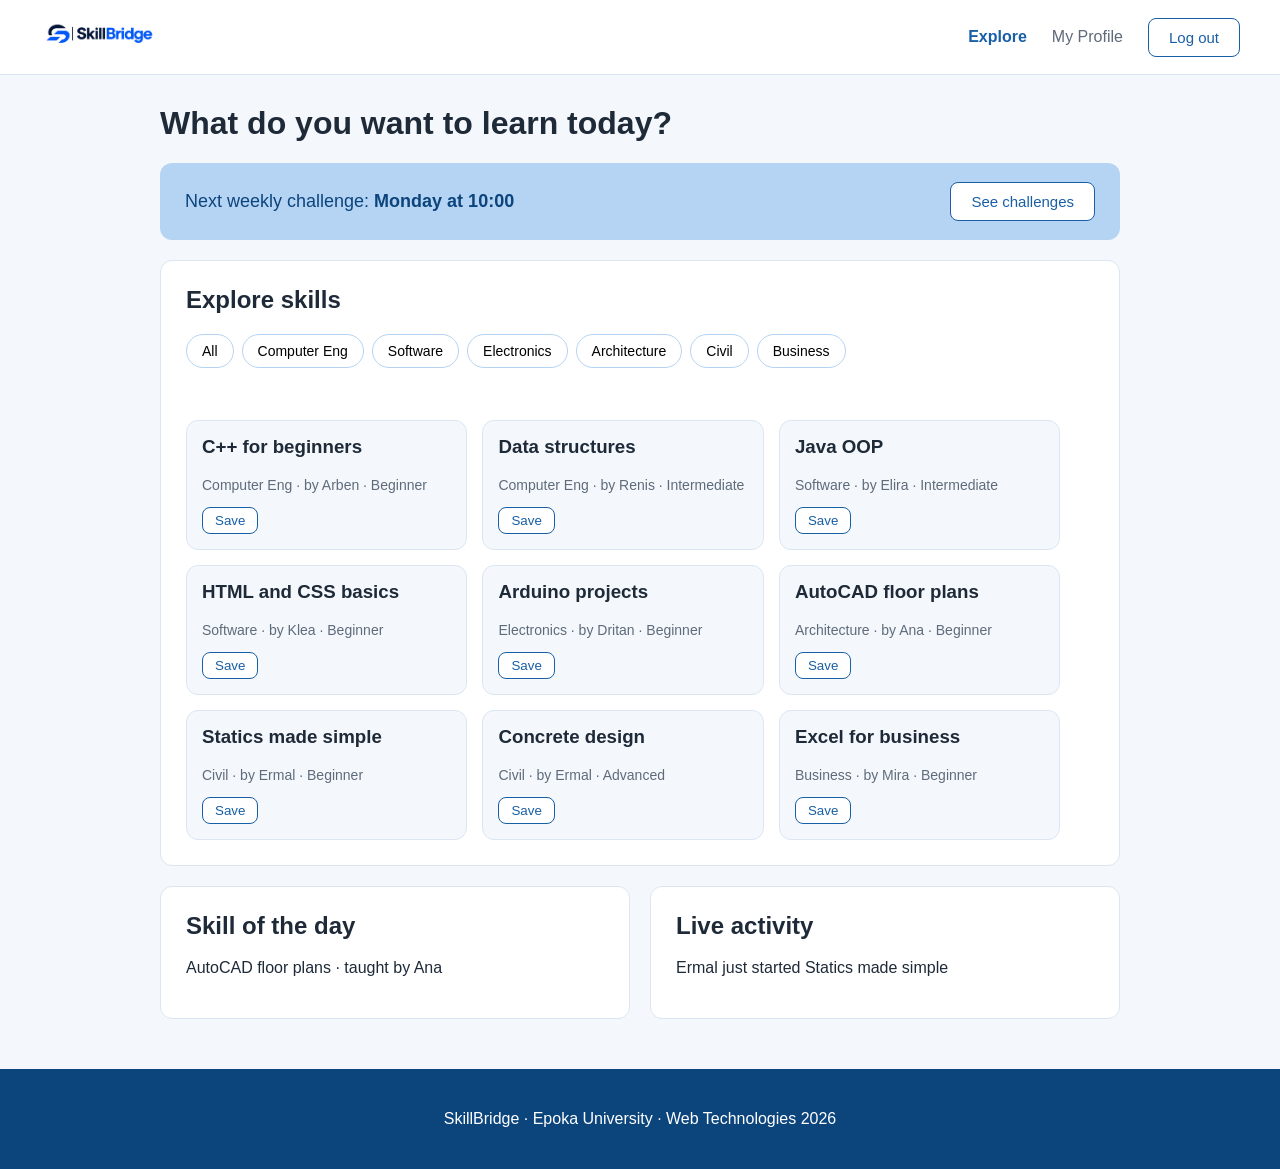
<file: tabs/home/explore.html>
<!DOCTYPE html>
<html lang="en">
<head>
  <meta charset="UTF-8">
  <!-- makes the page fit phone screens -->
  <meta name="viewport" content="width=device-width, initial-scale=1.0">
  <title>Explore - SkillBridge</title>
  <!-- shared styles first (navbar, buttons, footer), then the styles of this page -->
  <link rel="stylesheet" href="../../styles/style.css">
  <link rel="stylesheet" href="../../styles/home/explore.css">
</head>
<body>

  <!-- NAVBAR: logo on the left, the 4 tabs and Log out on the right -->
  <div class="navbar">
    <!-- clicking the logo brings you back to Explore -->
    <a href="explore.html"><img src="../../images/SkillBridge.png" alt="SkillBridge"></a>
    <ul class="nav-links">
      <!-- class="active" makes the current page blue and bold -->
      <li><a href="explore.html" class="active">Explore</a></li>
<!-- the profile page has the buttons to Learn, Teach and Skill Exchange -->
<li><a href="user.html">My Profile</a></li>
<!-- Log out takes you back to the welcome page -->
<li><a href="welcome.html" class="btn">Log out</a></li>
    </ul>
  </div>

  <!-- CONTENT: everything between the navbar and the footer -->
  <div class="content">

    <h1>What do you want to learn today?</h1>

    <!-- WEEKLY CHALLENGE: links to the Skill Exchange tab -->
    <div class="challenge">
      <p>Next weekly challenge: <b>Monday at 10:00</b></p>
      <a href="../skill-exchange/skill-exchange.html" class="btn">See challenges</a>
    </div>

    <!-- EXPLORE SKILLS -->
    <div class="box">
      <h2>Explore skills</h2>

      <!-- each button calls showSkills() in explore.js with its department name -->
      <div class="categories">
        <button onclick="showSkills('All')">All</button>
        <button onclick="showSkills('Computer Eng')">Computer Eng</button>
        <button onclick="showSkills('Software')">Software</button>
        <button onclick="showSkills('Electronics')">Electronics</button>
        <button onclick="showSkills('Architecture')">Architecture</button>
        <button onclick="showSkills('Civil')">Civil</button>
        <button onclick="showSkills('Business')">Business</button>
      </div>

      <!-- empty: "... saved!" appears here when you click Save -->
      <p class="message" id="message"></p>

      <!-- empty: the skill cards are created here by explore.js -->
      <div class="cards" id="cards"></div>
    </div>

    <!-- SKILL OF THE DAY + LIVE ACTIVITY: two boxes next to each other -->
    <div class="row">
      <div class="box">
        <h2>Skill of the day</h2>
        <!-- filled by explore.js -->
        <p id="skillOfDay"></p>
      </div>
      <div class="box">
        <h2>Live activity</h2>
        <!-- this text is changed every 4 seconds by explore.js -->
        <p id="activity">Ermal just started Statics made simple</p>
      </div>
    </div>

  </div>

  <!-- FOOTER -->
  <div class="footer">
    <p>SkillBridge · Epoka University · Web Technologies 2026</p>
  </div>

  <!-- the script is loaded last, so the page already exists when it runs -->
  <script src="../../scripts/home/explore.js"></script>
</body>
</html>
</file>
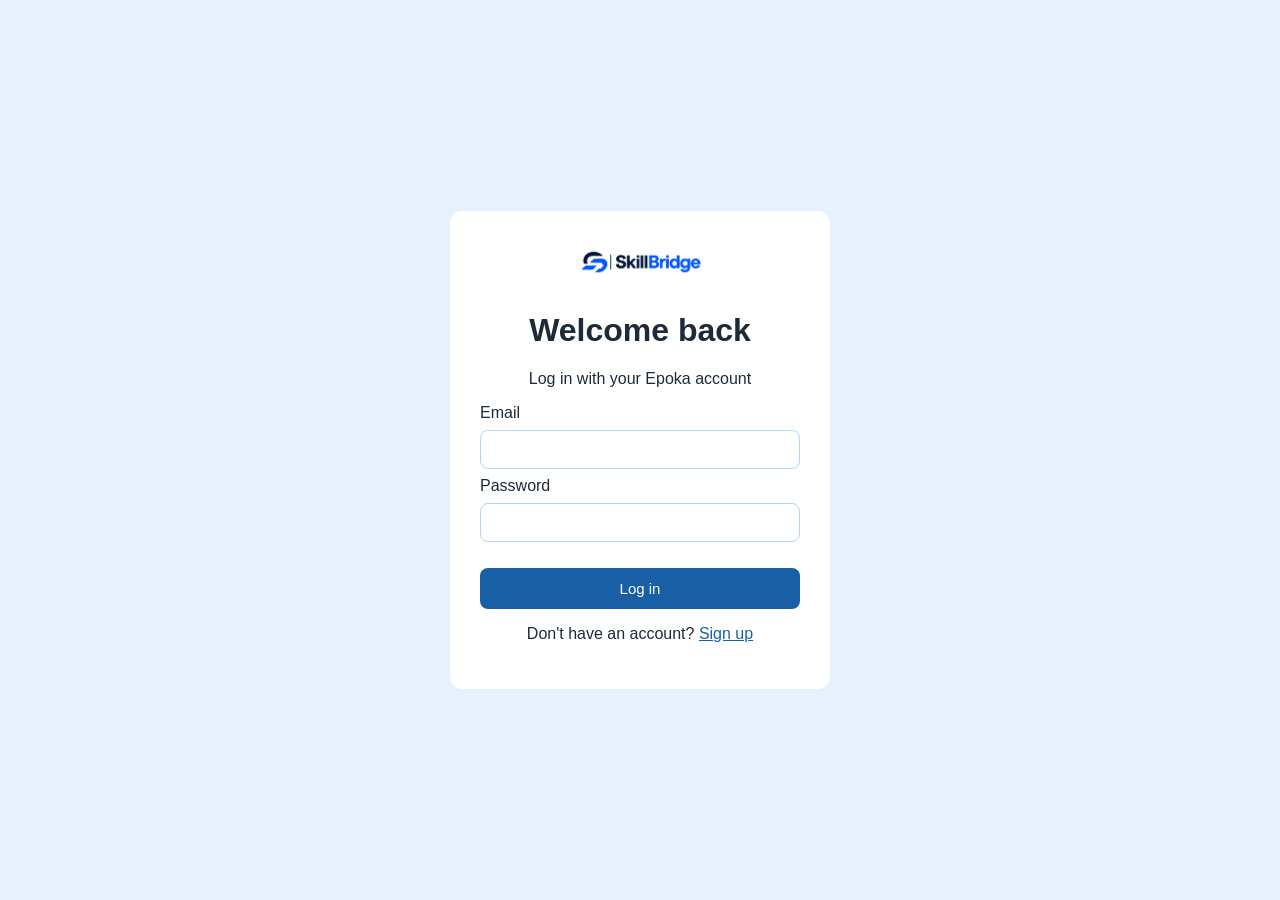
<file: tabs/home/login.html>
<!DOCTYPE html>
<html lang="en">
<head>
  <meta charset="UTF-8">
  <meta name="viewport" content="width=device-width, initial-scale=1.0">
  <title>Log in - SkillBridge</title>
  <link rel="stylesheet" href="../../styles/style.css">
  <link rel="stylesheet" href="../../styles/home/auth.css">
</head>
<body class="auth-page">

  <div class="auth-box">

    <a href="welcome.html"><img src="../../images/SkillBridge.png" alt="SkillBridge"></a>

    <h1>Welcome back</h1>
    <p>Log in with your Epoka account</p>

    <form id="loginForm" action="user.html">
      <label>Email</label>
      <input type="email" id="email" required>

      <label>Password</label>
      <input type="password" id="password" required>

      <p id="error"></p>

      <button type="submit">Log in</button>
    </form>

    <p>Don't have an account? <a href="signup.html">Sign up</a></p>

  </div>

  <script src="../../scripts/shared_LT/store.js"></script>
  <script src="../../scripts/home/login.js"></script>
</body>
</html>
</file>
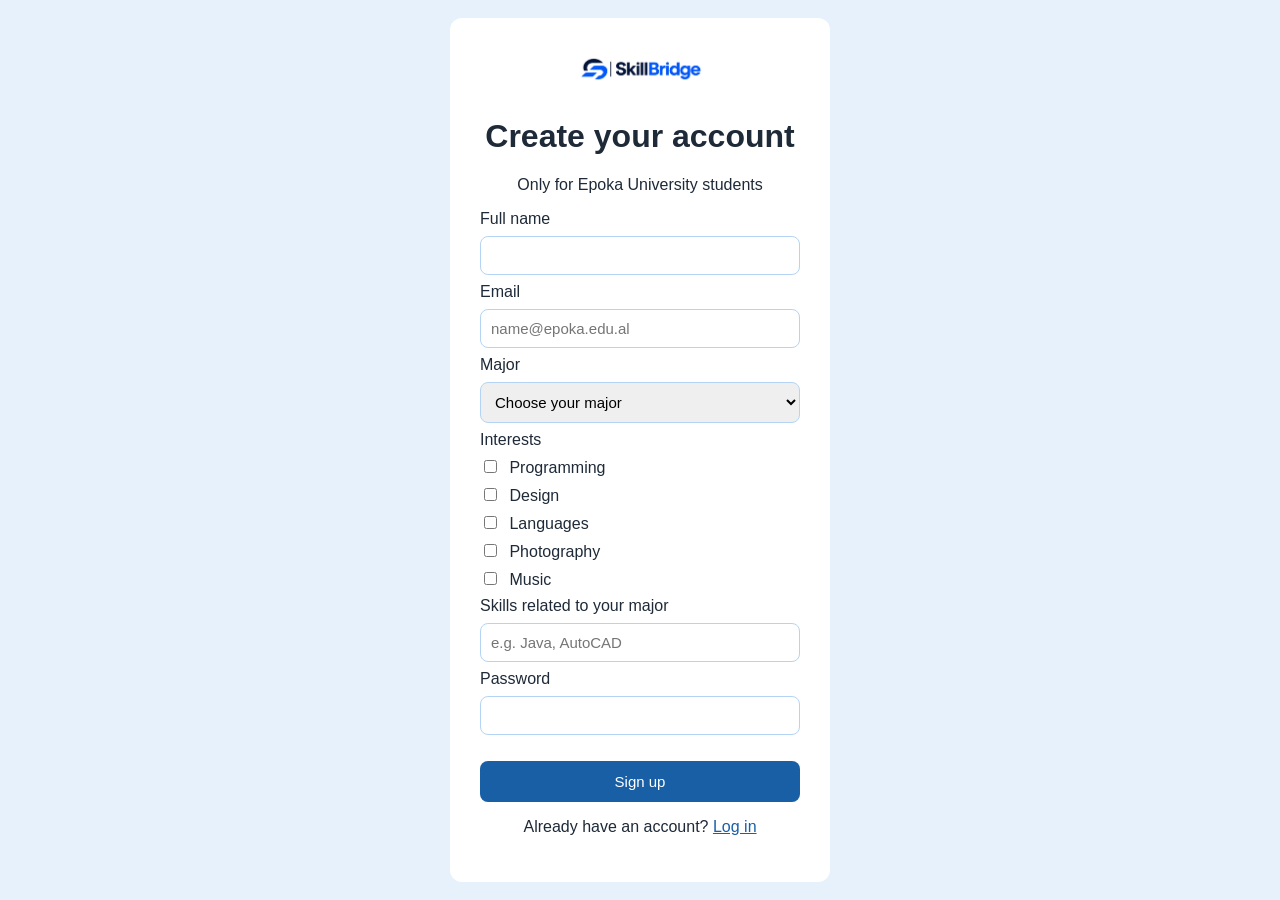
<file: tabs/home/signup.html>
<!DOCTYPE html>
<html lang="en">

<head>
  <meta charset="UTF-8">
  <meta name="viewport" content="width=device-width, initial-scale=1.0">
  <title>Sign up - SkillBridge</title>
  <link rel="stylesheet" href="../../styles/style.css">
  <link rel="stylesheet" href="../../styles/home/auth.css">
</head>

<body class="auth-page">

  <div class="auth-box">

    <a href="welcome.html"><img src="../../images/SkillBridge.png" alt="SkillBridge"></a>

    <h1>Create your account</h1>
    <p>Only for Epoka University students</p>

    <form id="signupForm" action="user.html">

      <label>Full name</label>
      <input type="text" id="fullName" required>

      <label>Email</label>
      <input type="email" id="email" placeholder="name@epoka.edu.al" required>

      <label>Major</label>
      <select id="major" required>
        <option value="">Choose your major</option>
        <option>Architecture</option>
        <option>Civil Engineering</option>
        <option>Computer Engineering</option>
        <option>Electronics and Digital Communication Engineering</option>
        <option>Software Engineering</option>
        <option>Business Administration</option>
        <option>Economics</option>
        <option>Business Informatics</option>
        <option>Banking and Finance</option>
        <option>International Marketing and Logistics Management</option>
        <option>Law</option>
        <option>Political Science and International Relations</option>
      </select>

      <label>Interests</label>
      <label><input type="checkbox" class="interest" value="Programming"> Programming</label>
      <label><input type="checkbox" class="interest" value="Design"> Design</label>
      <label><input type="checkbox" class="interest" value="Languages"> Languages</label>
      <label><input type="checkbox" class="interest" value="Photography"> Photography</label>
      <label><input type="checkbox" class="interest" value="Music"> Music</label>

      <label>Skills related to your major</label>
      <input type="text" id="skills" placeholder="e.g. Java, AutoCAD">

      <label>Password</label>
      <input type="password" id="password" required>

      <p id="error"></p>

      <button type="submit">Sign up</button>

    </form>

    <p>Already have an account? <a href="login.html">Log in</a></p>

  </div>

  <script src="../../scripts/shared_LT/store.js"></script>
  <script src="../../scripts/home/signup.js"></script>
</body>

</html>
</file>
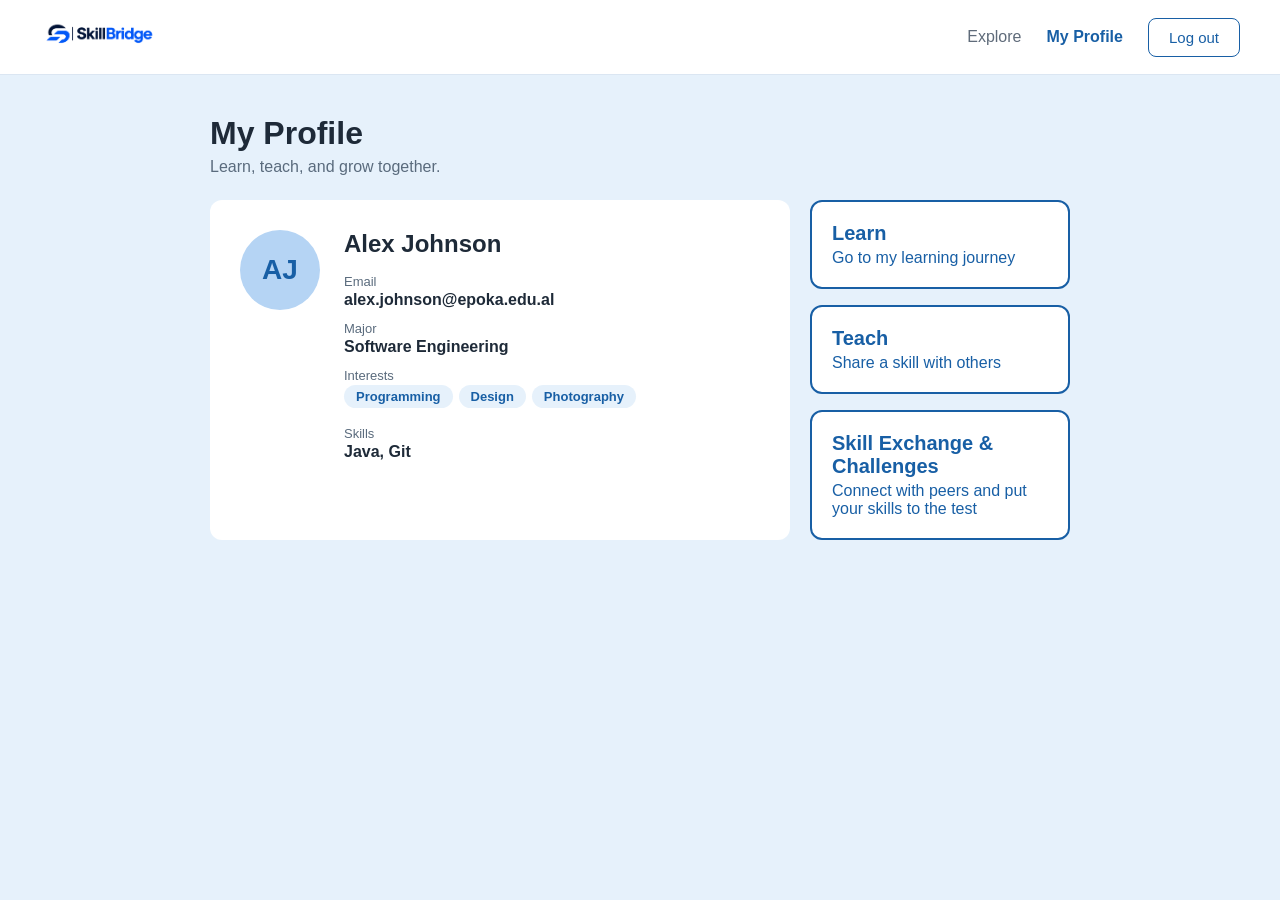
<file: tabs/home/user.html>
<!DOCTYPE html>
<html lang="en">

<head>
    <meta charset="UTF-8">
    <!-- makes the page fit phone screens -->
    <meta name="viewport" content="width=device-width, initial-scale=1.0">
    <title>My Profile - SkillBridge</title>
    <!-- shared styles first, then the styles of this page -->
    <!-- ../../ goes up two folders (home -> tabs -> skill-bridge) -->
    <link rel="stylesheet" href="../../styles/style.css">
    <link rel="stylesheet" href="../../styles/home/user.css">
</head>

<!-- user-page gives the whole page the light blue background -->
<body class="user-page">

    <!-- NAVBAR (same as explore.html) -->
    <div class="navbar">
        <a href="explore.html"><img src="../../images/SkillBridge.png" alt="SkillBridge"></a>
        <ul class="nav-links">
            <li><a href="explore.html">Explore</a></li>
            <li><a href="user.html" class="active">My Profile</a></li>
            <li><a href="welcome.html" class="btn">Log out</a></li>
        </ul>
    </div>
    
    <!-- centers everything and limits the width -->
    <div class="container">

        <h1>My Profile</h1>
        <p class="subtitle">Learn, teach, and grow together.</p>

        <!-- profile card on the left, buttons on the right -->
        <div class="layout">

            <!-- empty on purpose: user.js fills it with the name, email, major and interests -->
            <div class="card" id="profileCard"></div>

            <!-- the three big buttons; each one is a link to another tab -->
            <div class="actions">
                <!-- class="action" = shared button style, "learn" = this button's own style -->
                <a class="action learn" href="../learning/dashboard.html">
                    <strong>Learn</strong>
                    <span>Go to my learning journey</span>
                </a>

                <a class="action teach" href="../teaching/teaching.html">
                    <strong>Teach</strong>
                    <span>Share a skill with others</span>
                </a>

                <a class="action exchange" href="../skill-exchange/skill-exchange.html">
                    <strong>Skill Exchange & Challenges</strong>
                    <span>Connect with peers and put your skills to the test</span>
                </a>
            </div>

        </div>

    </div>

    <!-- scripts are loaded at the end, in this order: -->
    <!-- 1. store.js: shared code for saving and reading data -->
    <!-- 2. data.js: the learning data -->
    <!-- 3. user.js: fills the profile card (it needs the two files above, so it comes last) -->
    <script src="../../scripts/shared_LT/store.js"></script>
    <script src="../../scripts/learning/data.js"></script>
    <script src="../../scripts/home/user.js"></script>
</body>

</html>
</file>
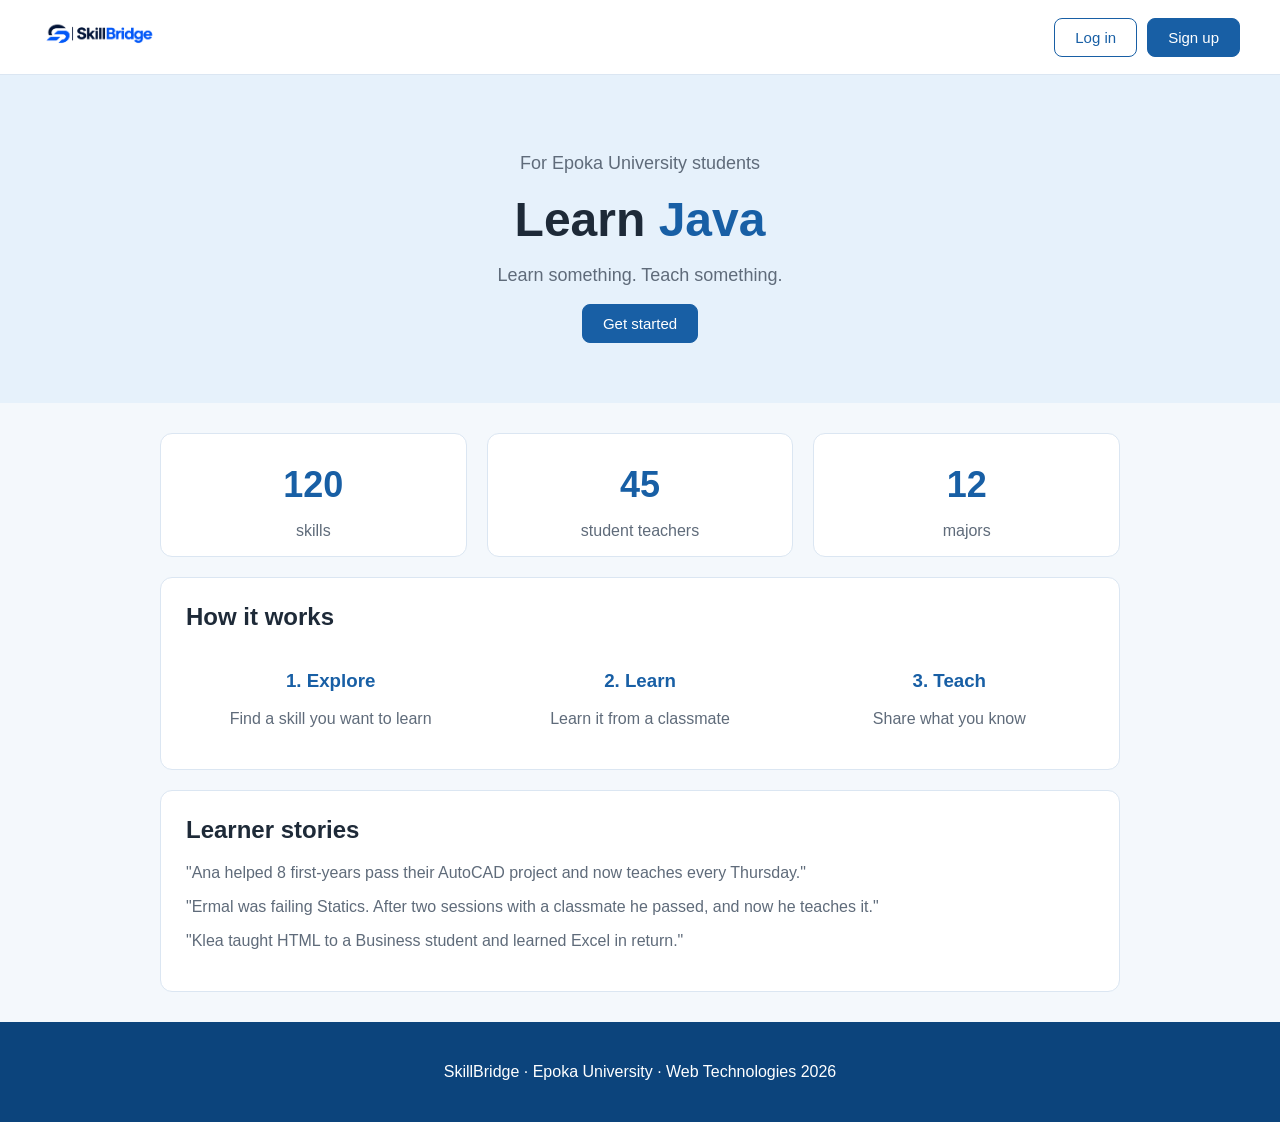
<file: tabs/home/welcome.html>
<!DOCTYPE html>
<html lang="en">
<head>
  <meta charset="UTF-8">
  <!-- makes the page fit phone screens -->
  <meta name="viewport" content="width=device-width, initial-scale=1.0">
  <title>SkillBridge - Learn Something. Teach Something.</title>
  <!-- shared styles first (navbar, buttons, footer), then the styles of this page -->
  <!-- ../../ goes up two folders (home -> tabs -> skill-bridge) -->
  <link rel="stylesheet" href="../../styles/style.css">
  <link rel="stylesheet" href="../../styles/home/welcome.css">
</head>
<body>

  <!-- NAVBAR: logo on the left, Log in and Sign up on the right -->
  <div class="navbar">
    <!-- clicking the logo brings you back to this page -->
    <a href="welcome.html"><img src="../../images/SkillBridge.png" alt="SkillBridge"></a>
    <div class="nav-buttons">
      <a href="login.html" class="btn">Log in</a>
      <a href="signup.html" class="btn btn-main">Sign up</a>
    </div>
  </div>

  <!-- HERO: the big title at the top -->
  <div class="hero">
    <p>For Epoka University students</p>
    <!-- the word inside the span is changed every 2 seconds by welcome.js -->
    <h1>Learn <span id="word">Java</span></h1>
    <p>Learn something. Teach something.</p>
    <a href="signup.html" class="btn btn-main">Get started</a>
  </div>

  <!-- CONTENT: everything between the hero and the footer -->
  <div class="content">

    <!-- STATS: three boxes next to each other -->
    <div class="stats">
      <div class="stat">
        <h2>120</h2>
        <p>skills</p>
      </div>
      <div class="stat">
        <h2>45</h2>
        <p>student teachers</p>
      </div>
      <div class="stat">
        <h2>12</h2>
        <p>majors</p>
      </div>
    </div>

    <!-- HOW IT WORKS: three steps next to each other -->
    <div class="box">
      <h2>How it works</h2>
      <div class="steps">
        <div class="step">
          <h3>1. Explore</h3>
          <p>Find a skill you want to learn</p>
        </div>
        <div class="step">
          <h3>2. Learn</h3>
          <p>Learn it from a classmate</p>
        </div>
        <div class="step">
          <h3>3. Teach</h3>
          <p>Share what you know</p>
        </div>
      </div>
    </div>

    <!-- LEARNER STORIES: short quotes from students -->
    <div class="box">
      <h2>Learner stories</h2>
      <p>"Ana helped 8 first-years pass their AutoCAD project and now teaches every Thursday."</p>
      <p>"Ermal was failing Statics. After two sessions with a classmate he passed, and now he teaches it."</p>
      <p>"Klea taught HTML to a Business student and learned Excel in return."</p>
    </div>

  </div>

  <!-- FOOTER -->
  <div class="footer">
    <p>SkillBridge · Epoka University · Web Technologies 2026</p>
  </div>

  <!-- the script is loaded last, so the page already exists when it runs -->
  <script src="../../scripts/home/welcome.js"></script>
</body>
</html>
</file>
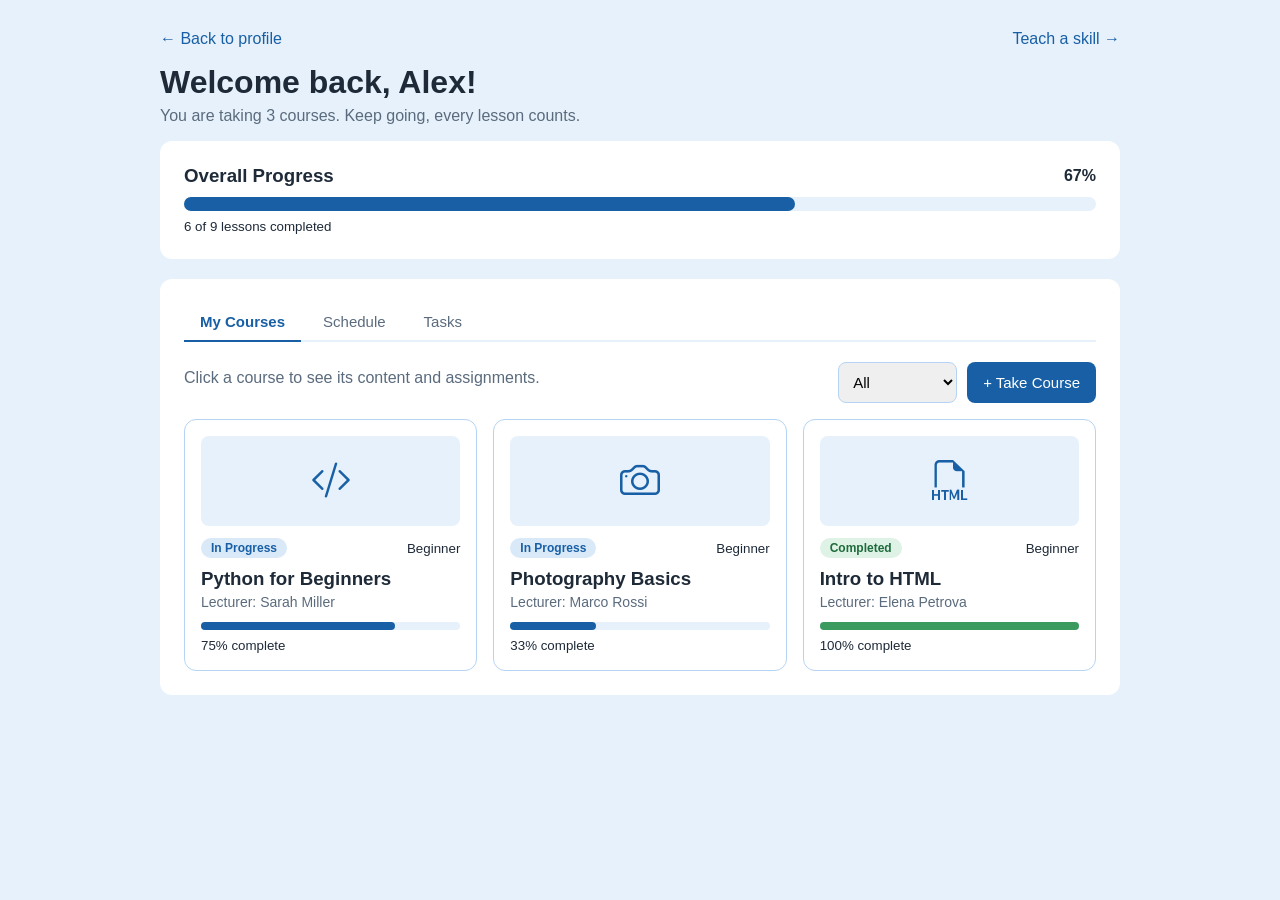
<file: tabs/learning/dashboard.html>
<!DOCTYPE html>
<html lang="en">

<head>
    <meta charset="UTF-8">
    <meta name="viewport" content="width=device-width, initial-scale=1.0">
    <title>My Learning Journey - SkillBridge</title>
    <link rel="stylesheet" href="https://cdn.jsdelivr.net/npm/bootstrap-icons@1.11.3/font/bootstrap-icons.min.css">
    <link rel="stylesheet" href="../../styles/style.css">
    <link rel="stylesheet" href="../../styles/learning/dashboard.css">
    <link rel="stylesheet" href="../../styles/learning/schedule.css">
    <link rel="stylesheet" href="../../styles/learning/modal.css">
</head>

<body class="dashboard-page">

    <div class="container">

        <div class="row">
            <a class="back" href="../home/user.html">← Back to profile</a>
            <a class="back" href="../teaching/teaching.html">Teach a skill →</a>
        </div>

        <!-- Welcome -->
        <h1 id="welcomeTitle">Welcome!</h1>
        <p class="subtitle" id="welcomeText"></p>

        <!-- Overall progress -->
        <div class="box">
            <div class="row">
                <h3>Overall Progress</h3>
                <strong id="overallPercent">0%</strong>
            </div>
            <div class="bar big">
                <div id="overallBar"></div>
            </div>
            <small id="overallText"></small>
        </div>

        <!-- Tabs -->
        <div class="box">

            <div class="tabs">
                <button class="tab active" id="coursesButton">My Courses</button>
                <button class="tab" id="scheduleButton">Schedule</button>
                <button class="tab" id="tasksButton">Tasks</button>
            </div>

            <!-- My Courses -->
            <div id="coursesTab">
                <div class="row">
                    <p class="hint">Click a course to see its content and assignments.</p>

                    <div class="toolbar">
                        <select id="courseFilter">
                            <option value="all">All</option>
                            <option value="inprogress">In Progress</option>
                            <option value="completed">Completed</option>
                        </select>
                        <button id="takeButton">+ Take Course</button>
                    </div>
                </div>

                <div class="course-list" id="courseList"></div>
            </div>

            <!-- Schedule -->
            <div id="scheduleTab" class="hidden">
                <p class="hint">Your upcoming webinars.</p>
                <div id="scheduleList"></div>
            </div>

            <!-- Tasks -->
            <div id="tasksTab" class="hidden">
                <p class="hint">Assignments from your courses, closest deadline first.</p>
                <div id="taskList"></div>
            </div>

        </div>

        <!-- Course content: hidden by default, expands below card on click -->
        <div class="box courseContent hidden" id="coursePanel">
            <button class="close" id="closePanelButton">✕</button>
            <h2 class="panel-heading">
                <i class="bi bi-journal-text"></i>Course Content &amp; Materials
            </h2>

            <div class="course-info">
                <h3 id="detailTitle"></h3>
                <p class="hint" id="detailLecturer"></p>
            </div>

            <div id="detailBody"></div>
        </div>

    </div>


    <!-- Lesson window: the text and file the lecturer posted -->
    <div class="modal-bg" id="lessonModal">
        <div class="modal-box wide">
            <button class="close" id="closeLessonX">✕</button>
            <h2 id="lessonTitle"></h2>
            <p class="hint" id="lessonInfo"></p>

            <p class="reading" id="lessonText"></p>
            <div id="lessonFile"></div>

            <div class="buttons">
                <button class="light" id="closeLessonButton">Close</button>
                <button id="lessonDone">Mark as done</button>
            </div>
        </div>
    </div>

    <!-- Take course window -->
    <div class="modal-bg" id="takeModal">
        <div class="modal-box">
            <button class="close" id="closeTakeButton">✕</button>
            <h2>Take a Course</h2>
            <p class="hint">Courses from the Teach tab that you have not taken yet.</p>
            <div id="availableList"></div>
        </div>
    </div>


    <script src="../../scripts/shared_LT/store.js"></script>
    <script src="../../scripts/learning/data.js"></script>
    <script src="../../scripts/learning/schedule.js"></script>
    <script src="../../scripts/learning/tasks.js"></script>
    <script src="../../scripts/learning/lesson.js"></script>
    <script src="../../scripts/learning/course.js"></script>
    <script src="../../scripts/learning/dashboard.js"></script>
</body>

</html>
</file>
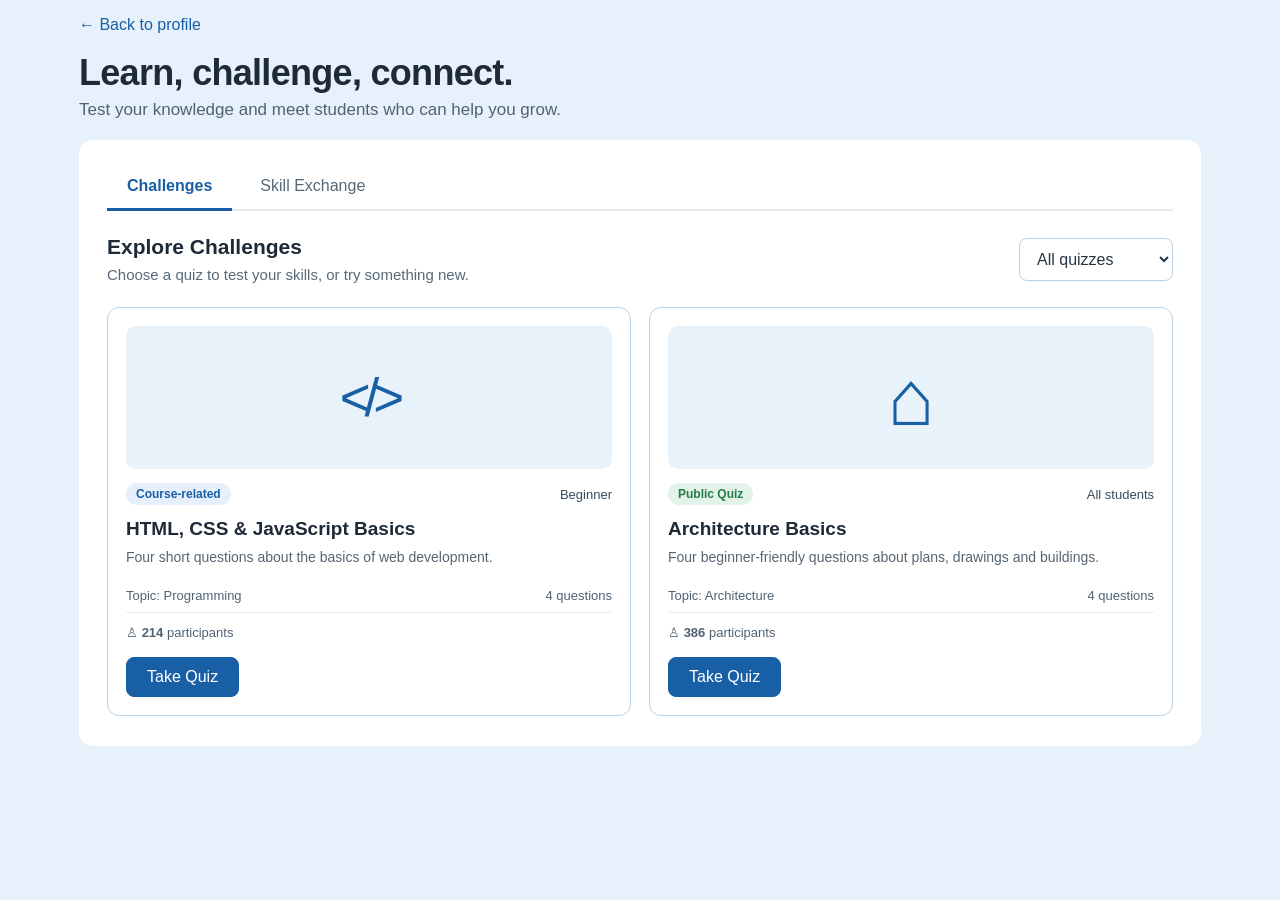
<file: tabs/skill-exchange/challenges.html>
<!DOCTYPE html>
<html lang="en">

<head>
    <meta charset="UTF-8">
    <meta name="viewport" content="width=device-width, initial-scale=1.0">
    <title>SkillBridge | Skill Exchange & Challenges</title>
    <link rel="stylesheet" href="../../styles/style.css">
    <link rel="stylesheet" href="../../styles/skill-exchange/skill-exchange.css">
    <script src="../../scripts/skill-exchange/challenges.js" defer></script>
</head>

<body class="skill-page">
    <main class="page-container">
        <div class="page-links">
            <a href="../../tabs/home/user.html">&larr; Back to profile</a>
        </div>

        <header class="page-heading">
            <h1>Learn, challenge, connect.</h1>
            <p>Test your knowledge and meet students who can help you grow.</p>
        </header>

        <section class="white-panel" aria-label="Skill Exchange and Challenges">
            <div class="section-tabs">
                <a href="challenges.html" class="section-tab active">Challenges</a>
                <a href="skill-exchange.html" class="section-tab">Skill Exchange</a>
            </div>

            <!-- CHALLENGES TAB -->
            <section id="challengesPanel">
                <div class="panel-intro">
                    <div>
                        <h2>Explore Challenges</h2>
                        <p>Choose a quiz to test your skills, or try something new.</p>
                    </div>
                    <label class="filter-label" for="quizFilter">
                        <span class="sr-only">Filter quizzes</span>
                        <select id="quizFilter">
                            <option value="all">All quizzes</option>
                            <option value="course">Course-related</option>
                            <option value="public">Public quizzes</option>
                        </select>
                    </label>
                </div>

                <div class="quiz-grid">
                    <article class="quiz-card" data-category="course">
                        <div class="quiz-image" aria-hidden="true"><span class="code-icon">&lt;/&gt;</span></div>
                        <div class="card-labels">
                            <span class="status-tag blue-tag">Course-related</span>
                            <span>Beginner</span>
                        </div>
                        <h3>HTML, CSS & JavaScript Basics</h3>
                        <p>Four short questions about the basics of web development.</p>
                        <div class="quiz-details"><span>Topic: Programming</span><span>4 questions</span></div>
                        <div class="quiz-details participants-count"><span>♙ <strong id="webParticipants">214</strong>
                                participants</span></div>
                        <button class="btn btn-main take-quiz" type="button" data-quiz="web">Take Quiz</button>
                    </article>

                    <article class="quiz-card" data-category="public">
                        <div class="quiz-image" aria-hidden="true"><span class="world-icon">⌂</span></div>
                        <div class="card-labels">
                            <span class="status-tag green-tag">Public Quiz</span>
                            <span>All students</span>
                        </div>
                        <h3>Architecture Basics</h3>
                        <p>Four beginner-friendly questions about plans, drawings and buildings.</p>
                        <div class="quiz-details"><span>Topic: Architecture</span><span>4 questions</span></div>
                        <div class="quiz-details participants-count"><span>♙ <strong
                                    id="generalParticipants">386</strong> participants</span></div>
                        <button class="btn btn-main take-quiz" type="button" data-quiz="general">Take Quiz</button>
                    </article>
                </div>
            </section>

            <!-- QUIZ POPUP -->
            <div id="quizModal" class="modal-overlay" hidden>
                <div class="popup" role="dialog" aria-modal="true" aria-labelledby="modalTitle">
                    <div class="popup-heading">
                        <div>
                            <span id="modalTopic" class="status-tag blue-tag"></span>
                            <h2 id="modalTitle"></h2>
                        </div>
                        <button type="button" class="close-popup" id="closeQuiz"
                            aria-label="Close quiz">&times;</button>
                    </div>
                    <div id="quizContent"></div>
                </div>
            </div>

</body>

</html>
</file>
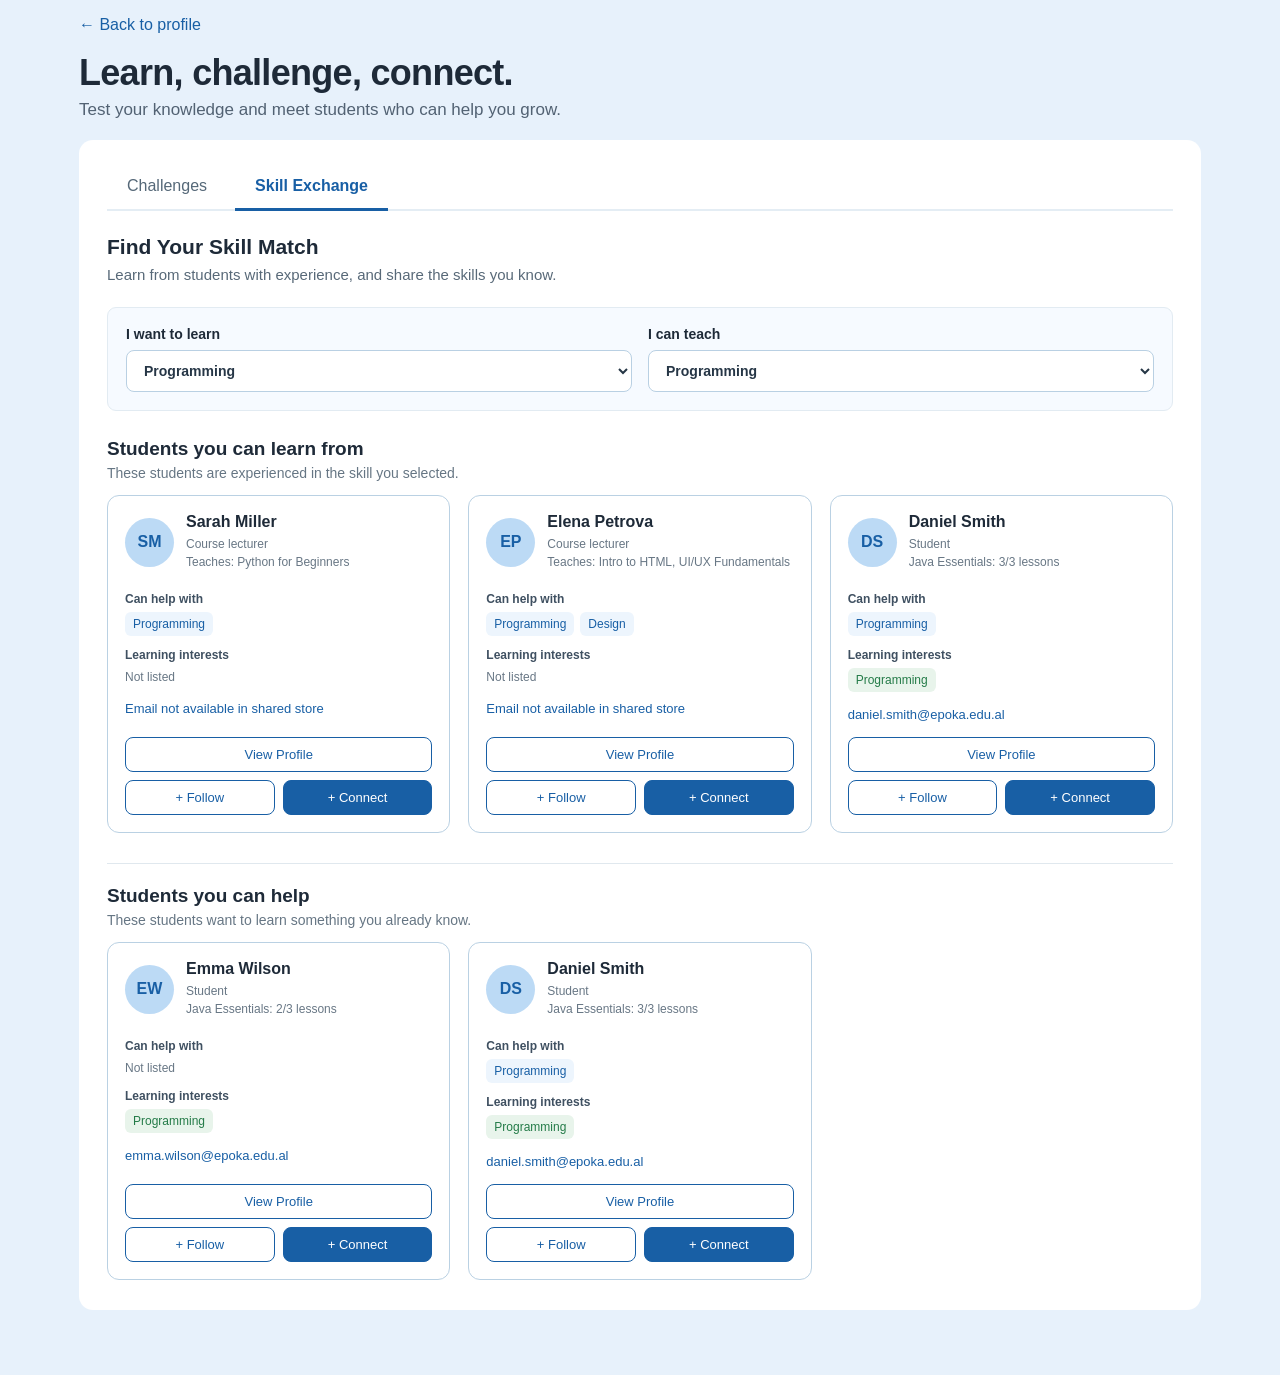
<file: tabs/skill-exchange/skill-exchange.html>
<!DOCTYPE html>
<html lang="en">

<head>
  <meta charset="UTF-8">
  <meta name="viewport" content="width=device-width, initial-scale=1.0">
  <title>SkillBridge | Skill Exchange & Challenges</title>
  <link rel="stylesheet" href="../../styles/style.css">
  <link rel="stylesheet" href="../../styles/skill-exchange/skill-exchange.css">
  <script src="../../scripts/shared/store.js" defer></script>
  <script src="../../scripts/skill-exchange/skill-exchange.js" defer></script>
</head>

<body class="skill-page">
  <main class="page-container">
    <div class="page-links">
      <a href="../../tabs/home/user.html">&larr; Back to profile</a>
    </div>

    <header class="page-heading">
      <h1>Learn, challenge, connect.</h1>
      <p>Test your knowledge and meet students who can help you grow.</p>
    </header>

    <section class="white-panel" aria-label="Skill Exchange and Challenges">
      <div class="section-tabs">
        <a href="challenges.html" class="section-tab">Challenges</a>
        <a href="skill-exchange.html" class="section-tab active">Skill Exchange</a>
      </div>

      <!-- SKILL EXCHANGE TAB -->
      <section id="exchangePanel">
        <div class="panel-intro">
          <div>
            <h2>Find Your Skill Match</h2>
            <p>Learn from students with experience, and share the skills you know.</p>
          </div>
        </div>
        <div class="exchange-filters">
          <label for="learnSkill">I want to learn
            <select id="learnSkill">
              <option>Programming</option>
              <option>Web Development</option>
              <option>Design</option>
              <option>Languages</option>
              <option>Photography</option>
              <option>Data Analysis</option>
            </select>
          </label>
          <label for="teachSkill">I can teach
            <select id="teachSkill">
              <option>Programming</option>
              <option>Web Development</option>
              <option>Design</option>
              <option>Languages</option>
              <option>Photography</option>
              <option>Data Analysis</option>
            </select>
          </label>
        </div>

        <div class="group-heading">
          <h3>Students you can learn from</h3>
          <p>These students are experienced in the skill you selected.</p>
        </div>
        <div id="mentorsList" class="student-grid"></div>

        <div class="group-heading group-divider">
          <h3>Students you can help</h3>
          <p>These students want to learn something you already know.</p>
        </div>
        <div id="learnersList" class="student-grid"></div>
      </section>
    </section>
  </main>

  <!-- STUDENT PROFILE POPUP -->
  <div id="profileModal" class="modal-overlay" hidden>
    <div class="popup profile-popup" role="dialog" aria-modal="true" aria-labelledby="profileTitle">
      <div class="popup-heading">
        <h2 id="profileTitle">Student profile</h2>
        <button type="button" class="close-popup" id="closeProfile" aria-label="Close profile">&times;</button>
      </div>
      <div id="profileContent"></div>
    </div>
  </div>
</body>

</html>
</file>
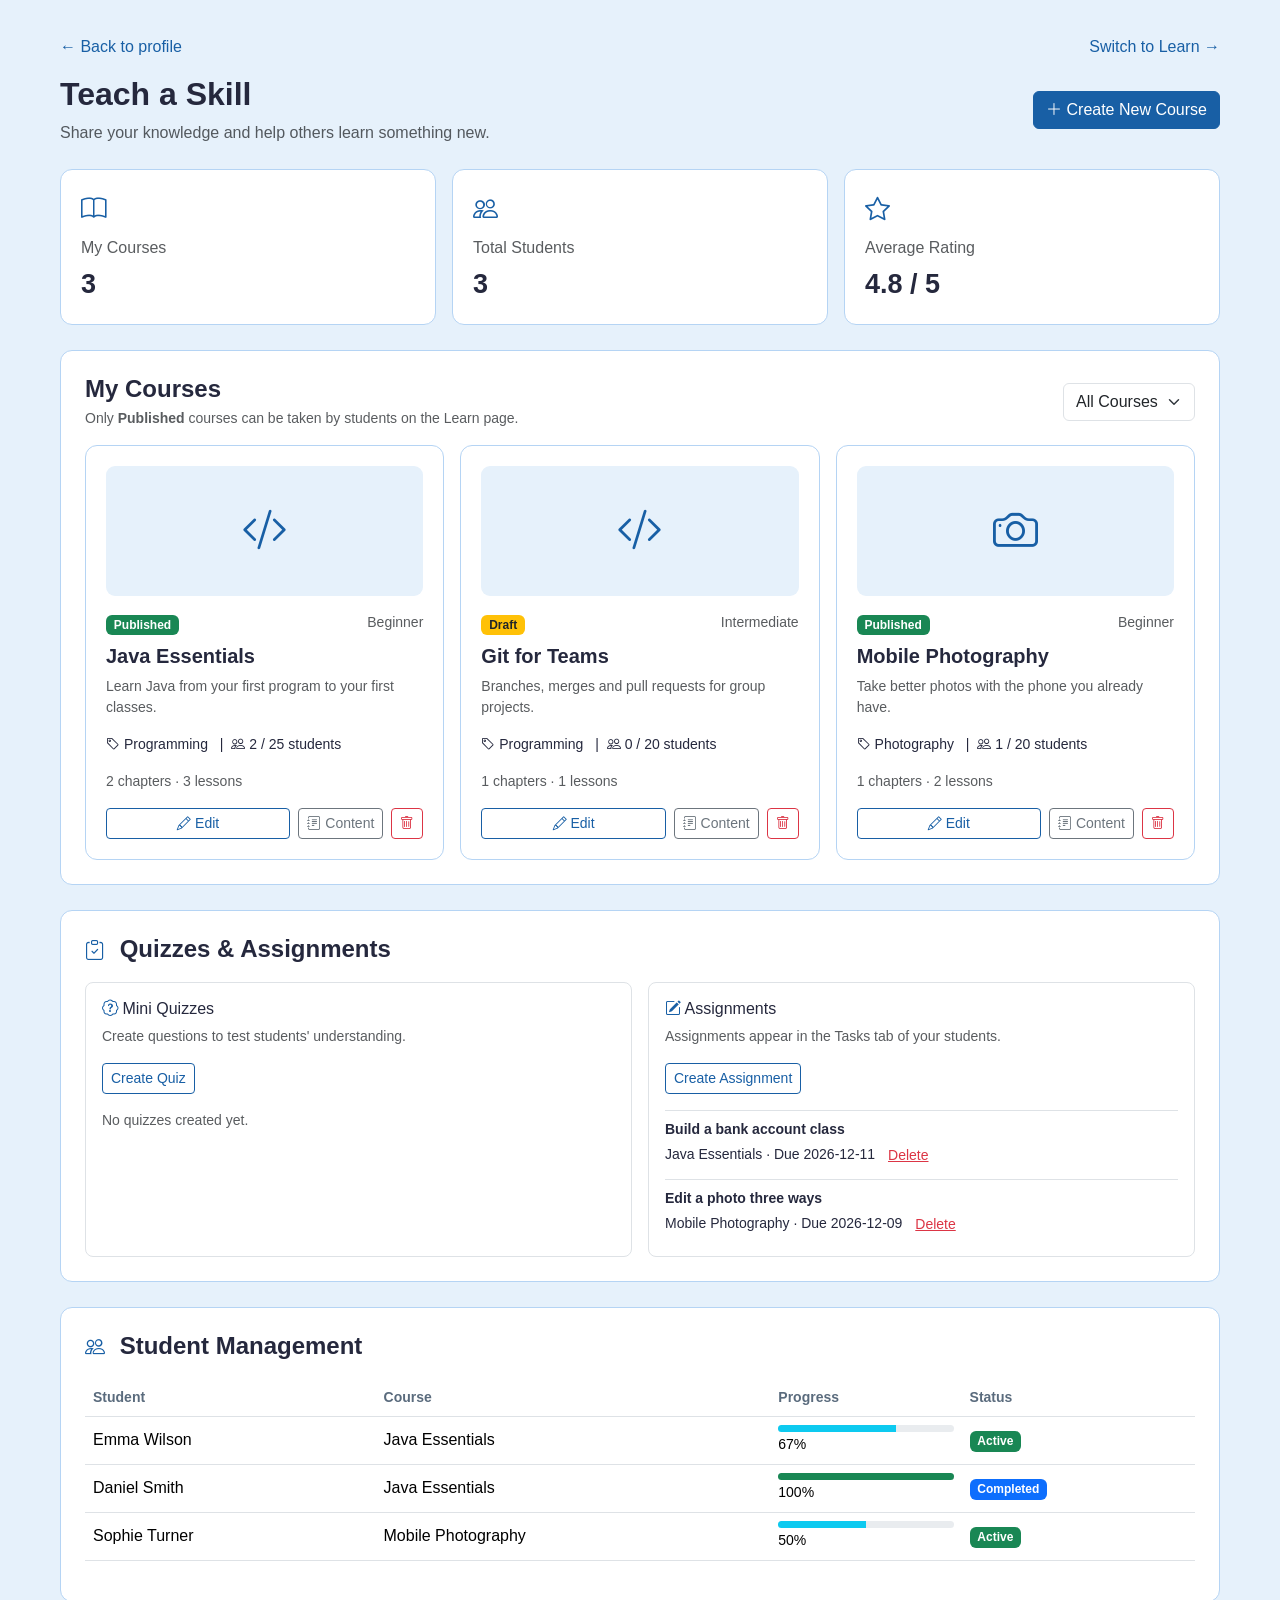
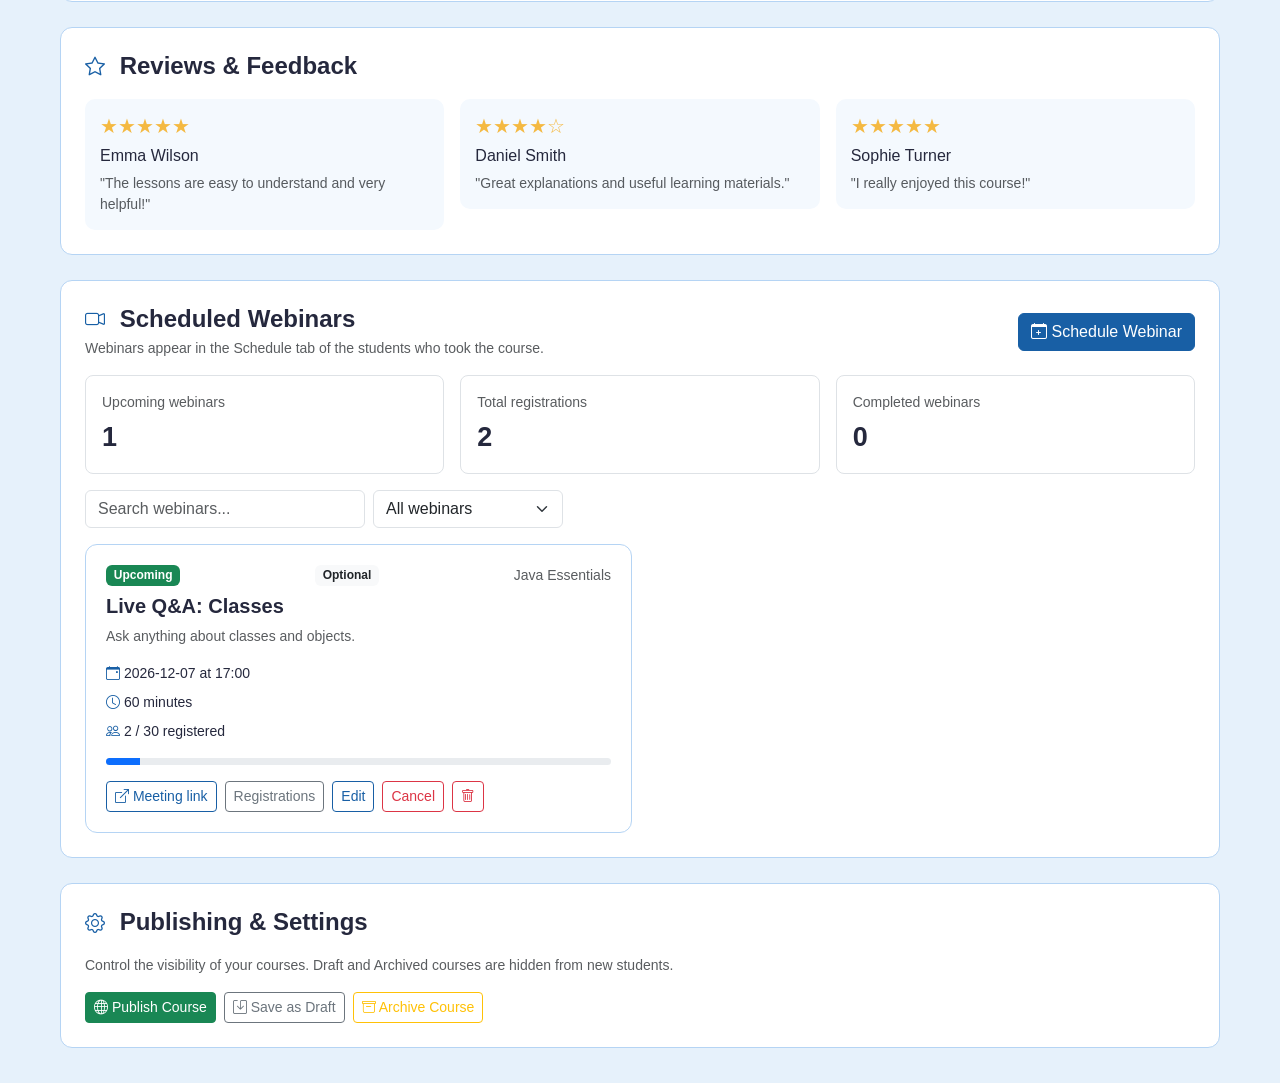
<file: tabs/teaching/teaching.html>
<!DOCTYPE html>
<html lang="en">
<head>
    <meta charset="UTF-8">
    <meta name="viewport" content="width=device-width, initial-scale=1.0">
    <title>Teach a Skill | SkillBridge</title>

    <!-- Vendor CSS -->
    <link href="https://cdn.jsdelivr.net/npm/bootstrap@5.3.3/dist/css/bootstrap.min.css" rel="stylesheet">
    <link href="https://cdn.jsdelivr.net/npm/bootstrap-icons@1.11.3/font/bootstrap-icons.min.css" rel="stylesheet">

    <!-- App CSS -->
    <link href="../../styles/teaching/teaching.css" rel="stylesheet">
</head>

<body>
<div class="main-container">

    <!-- NAVIGATION BETWEEN THE PAGES -->
    <nav class="d-flex justify-content-between flex-wrap gap-2 mb-3">
        <a class="nav-link-brand" href="../home/user.html">← Back to profile</a>
        <a class="nav-link-brand" href="../learning/dashboard.html">Switch to Learn →</a>
    </nav>

    <!-- PAGE HEADER -->
    <header class="d-flex justify-content-between align-items-center mb-4 flex-wrap gap-3">
        <div>
            <h2 class="page-title">Teach a Skill</h2>
            <p class="text-muted mb-0">Share your knowledge and help others learn something new.</p>
        </div>
        <button class="btn btn-primary" onclick="openCreateModal()">
            <i class="bi bi-plus-lg"></i> Create New Course
        </button>
    </header>

    <!-- DASHBOARD STATISTICS -->
    <section class="row g-3 mb-4">
        <div class="col-md-4">
            <div class="stat-card">
                <i class="bi bi-book stat-icon"></i>
                <p class="text-muted mt-2 mb-1">My Courses</p>
                <div class="stat-number" id="totalCourses">0</div>
            </div>
        </div>
        <div class="col-md-4">
            <div class="stat-card">
                <i class="bi bi-people stat-icon"></i>
                <p class="text-muted mt-2 mb-1">Total Students</p>
                <div class="stat-number" id="totalStudents">0</div>
            </div>
        </div>
        <div class="col-md-4">
            <div class="stat-card">
                <i class="bi bi-star stat-icon"></i>
                <p class="text-muted mt-2 mb-1">Average Rating</p>
                <div class="stat-number" id="averageRating">–</div>
            </div>
        </div>
    </section>

    <!-- MY COURSES -->
    <section class="section-card">
        <div class="d-flex justify-content-between align-items-center flex-wrap gap-3 mb-3">
            <div>
                <h4 class="section-heading mb-1">My Courses</h4>
                <p class="text-muted small mb-0">Only <strong>Published</strong> courses can be taken by students on the Learn page.</p>
            </div>
            <select class="form-select w-auto" id="courseFilter" onchange="renderCourses()">
                <option value="All">All Courses</option>
                <option value="Published">Published</option>
                <option value="Draft">Draft</option>
                <option value="Archived">Archived</option>
            </select>
        </div>
        <div class="row g-3" id="courseList"></div>
    </section>

    <!-- COURSE CONTENT (shown after selecting a course) -->
    <section class="section-card d-none" id="courseContentSection">
        <div class="d-flex justify-content-between align-items-start flex-wrap gap-3 mb-3">
            <div>
                <h4 class="section-heading mb-1">
                    <i class="bi bi-journal-text section-icon"></i>
                    Course Content &amp; Materials
                </h4>
                <p class="text-muted small mb-1">Lessons you add here (text and file) are what students read on the Learn page.</p>
                <h5 class="fw-bold text-brand mb-0" id="selectedCourseTitle"></h5>
            </div>
            <button class="btn btn-outline-secondary btn-sm" onclick="closeCourseContent()">
                <i class="bi bi-x-lg"></i> Close
            </button>
        </div>
        <div id="selectedCourseContent"></div>
    </section>

    <!-- QUIZZES AND ASSIGNMENTS -->
    <section class="section-card">
        <h4 class="section-heading">
            <i class="bi bi-clipboard-check section-icon"></i>
            Quizzes &amp; Assignments
        </h4>
        <div class="row g-3">
            <div class="col-md-6">
                <div class="border rounded-3 p-3 h-100">
                    <h6><i class="bi bi-patch-question text-brand"></i> Mini Quizzes</h6>
                    <p class="text-muted small">Create questions to test students' understanding.</p>
                    <button class="btn btn-outline-primary btn-sm" onclick="openQuizModal()">Create Quiz</button>
                    <div class="mt-3" id="quizList"></div>
                </div>
            </div>
            <div class="col-md-6">
                <div class="border rounded-3 p-3 h-100">
                    <h6><i class="bi bi-pencil-square text-brand"></i> Assignments</h6>
                    <p class="text-muted small">Assignments appear in the Tasks tab of your students.</p>
                    <button class="btn btn-outline-primary btn-sm" onclick="openAssignmentModal()">Create Assignment</button>
                    <div class="mt-3" id="assignmentList"></div>
                </div>
            </div>
        </div>
    </section>

    <!-- STUDENT MANAGEMENT (students who took one of my courses on the Learn page) -->
    <section class="section-card">
        <h4 class="section-heading">
            <i class="bi bi-people section-icon"></i>
            Student Management
        </h4>
        <div class="table-responsive">
            <table class="table table-hover">
                <thead>
                    <tr><th>Student</th><th>Course</th><th>Progress</th><th>Status</th></tr>
                </thead>
                <tbody id="studentTableBody"></tbody>
            </table>
        </div>
    </section>

    <!-- REVIEWS AND FEEDBACK (static demo data) -->
    <section class="section-card">
        <h4 class="section-heading">
            <i class="bi bi-star section-icon"></i>
            Reviews &amp; Feedback
        </h4>
        <div class="row g-3">
            <div class="col-md-4">
                <div class="review-card">
                    <h5 class="stars">★★★★★</h5>
                    <h6>Emma Wilson</h6>
                    <p class="small text-muted mb-0">"The lessons are easy to understand and very helpful!"</p>
                </div>
            </div>
            <div class="col-md-4">
                <div class="review-card">
                    <h5 class="stars">★★★★☆</h5>
                    <h6>Daniel Smith</h6>
                    <p class="small text-muted mb-0">"Great explanations and useful learning materials."</p>
                </div>
            </div>
            <div class="col-md-4">
                <div class="review-card">
                    <h5 class="stars">★★★★★</h5>
                    <h6>Sophie Turner</h6>
                    <p class="small text-muted mb-0">"I really enjoyed this course!"</p>
                </div>
            </div>
        </div>
    </section>

    <!-- SCHEDULED WEBINARS -->
    <section class="section-card">
        <div class="d-flex justify-content-between align-items-center flex-wrap gap-3 mb-3">
            <div>
                <h4 class="section-heading mb-1">
                    <i class="bi bi-camera-video section-icon"></i>
                    Scheduled Webinars
                </h4>
                <p class="text-muted small mb-0">Webinars appear in the Schedule tab of the students who took the course.</p>
            </div>
            <button class="btn btn-primary" onclick="openWebinarModal()">
                <i class="bi bi-calendar-plus"></i> Schedule Webinar
            </button>
        </div>

        <div class="row g-3 mb-3">
            <div class="col-md-4"><div class="border rounded-3 p-3 h-100">
                <p class="text-muted small mb-1">Upcoming webinars</p>
                <div class="stat-number" id="upcomingWebinarCount">0</div>
            </div></div>
            <div class="col-md-4"><div class="border rounded-3 p-3 h-100">
                <p class="text-muted small mb-1">Total registrations</p>
                <div class="stat-number" id="webinarRegistrationCount">0</div>
            </div></div>
            <div class="col-md-4"><div class="border rounded-3 p-3 h-100">
                <p class="text-muted small mb-1">Completed webinars</p>
                <div class="stat-number" id="completedWebinarCount">0</div>
            </div></div>
        </div>

        <div class="d-flex flex-wrap gap-2 mb-3">
            <input type="search" class="form-control" style="max-width:280px" id="webinarSearch" placeholder="Search webinars..." oninput="renderWebinars()">
            <select class="form-select" style="max-width:190px" id="webinarFilter" onchange="renderWebinars()">
                <option value="All">All webinars</option>
                <option value="Upcoming">Upcoming</option>
                <option value="Completed">Completed</option>
                <option value="Cancelled">Cancelled</option>
            </select>
        </div>
        <div class="row g-3" id="webinarList"></div>
    </section>

    <!-- PUBLISHING SETTINGS -->
    <section class="section-card">
        <h4 class="section-heading">
            <i class="bi bi-gear section-icon"></i>
            Publishing &amp; Settings
        </h4>
        <p class="text-muted small">Control the visibility of your courses. Draft and Archived courses are hidden from new students.</p>
        <div class="d-flex flex-wrap gap-2">
            <button class="btn btn-success btn-sm" onclick="changeCourseStatus('Published')">
                <i class="bi bi-globe"></i> Publish Course
            </button>
            <button class="btn btn-outline-secondary btn-sm" onclick="changeCourseStatus('Draft')">
                <i class="bi bi-save"></i> Save as Draft
            </button>
            <button class="btn btn-outline-warning btn-sm" onclick="changeCourseStatus('Archived')">
                <i class="bi bi-archive"></i> Archive Course
            </button>
        </div>
    </section>

</div>

<!-- CREATE / EDIT COURSE MODAL -->
<div class="modal fade" id="courseModal" tabindex="-1">
    <div class="modal-dialog modal-lg modal-dialog-centered">
        <div class="modal-content">
            <div class="modal-header">
                <h5 class="modal-title" id="modalTitle">Create New Course</h5>
                <button type="button" class="btn-close" data-bs-dismiss="modal" onclick="this.blur()"></button>
            </div>

            <div class="modal-body">
                <form id="courseForm" onsubmit="saveCourse(); return false;">
                    <input type="hidden" id="editId">

                    <div class="mb-3">
                        <label class="form-label">Course Title</label>
                        <input type="text" class="form-control" id="courseTitle" required placeholder="e.g. Introduction to Python">
                    </div>

                    <div class="mb-3">
                        <label class="form-label">Description</label>
                        <textarea class="form-control" id="courseDescription" rows="3" required placeholder="Describe what students will learn..."></textarea>
                    </div>

                    <div class="row">
                        <div class="col-md-6 mb-3">
                            <label class="form-label">Category</label>
                            <select class="form-select" id="courseCategory" required>
                                <option value="">Select Category</option>
                                <option>Programming</option>
                                <option>Languages</option>
                                <option>Music</option>
                                <option>Design</option>
                                <option>Photography</option>
                                <option>Business</option>
                                <option>Other</option>
                            </select>
                        </div>
                        <div class="col-md-6 mb-3">
                            <label class="form-label">Difficulty</label>
                            <select class="form-select" id="courseDifficulty" required>
                                <option value="">Select Difficulty</option>
                                <option>Beginner</option>
                                <option>Intermediate</option>
                                <option>Advanced</option>
                            </select>
                        </div>
                    </div>

                    <div class="mb-3">
                        <label class="form-label">Learning Objectives</label>
                        <textarea class="form-control" id="courseObjectives" rows="2" placeholder="What will students learn?"></textarea>
                    </div>

                    <div class="mb-3">
                        <label class="form-label">Prerequisites</label>
                        <input type="text" class="form-control" id="coursePrerequisites" placeholder="What should students know beforehand?">
                    </div>

                    <div class="mb-3">
                        <label class="form-label">Maximum Students</label>
                        <input type="number" class="form-control" id="courseLimit" min="1" placeholder="Leave empty for no limit">
                        <div class="form-text">When the course is full, it disappears from the students' "Take Course" list.</div>
                    </div>

                    <div class="mb-3">
                        <label class="form-label">Publication Status</label>
                        <select class="form-select" id="courseStatus">
                            <option>Draft</option>
                            <option>Published</option>
                            <option>Archived</option>
                        </select>
                        <div class="form-text">Students can only take Published courses.</div>
                    </div>
                </form>
            </div>

            <div class="modal-footer">
                <button class="btn btn-light" data-bs-dismiss="modal" onclick="this.blur()">Cancel</button>
                <button class="btn btn-primary" onclick="saveCourse()">Save Course</button>
            </div>
        </div>
    </div>
</div>

<!-- chapterModal -->
<div class="modal fade" id="chapterModal" tabindex="-1">
    <div class="modal-dialog modal-lg modal-dialog-centered modal-dialog-scrollable">
        <div class="modal-content">
            <div class="modal-header">
                <h5 class="modal-title">Add Chapter</h5>
                <button type="button" class="btn-close" data-bs-dismiss="modal" onclick="this.blur()"></button>
            </div>
            <div class="modal-body">
                <form id="chapterForm" onsubmit="saveChapter(); return false;">
                    <div class="mb-3">
                        <label class="form-label">Chapter title</label>
                        <input class="form-control" id="chapterTitle" required maxlength="100" placeholder="e.g. Chapter 3: Functions">
                    </div>
                </form>
            </div>
            <div class="modal-footer">
                <button class="btn btn-light" data-bs-dismiss="modal" onclick="this.blur()">Cancel</button>
                <button class="btn btn-primary" onclick="saveChapter()">Add Chapter</button>
            </div>
        </div>
    </div>
</div>

<!-- lessonModal -->
<div class="modal fade" id="lessonModal" tabindex="-1">
    <div class="modal-dialog modal-lg modal-dialog-centered modal-dialog-scrollable">
        <div class="modal-content">
            <div class="modal-header">
                <h5 class="modal-title">Add Lesson</h5>
                <button type="button" class="btn-close" data-bs-dismiss="modal" onclick="this.blur()"></button>
            </div>
            <div class="modal-body">
                <form id="lessonForm" onsubmit="saveLesson(); return false;">
                    <input type="hidden" id="lessonChapterId">
                    <div class="mb-3">
                        <label class="form-label">Lesson title</label>
                        <input class="form-control" id="lessonTitle" required maxlength="100" placeholder="e.g. Lesson 5: Functions">
                    </div>
                    <div class="mb-3">
                        <label class="form-label">Duration (minutes)</label>
                        <input type="number" class="form-control" id="lessonMinutes" min="1" max="600" value="10" required>
                    </div>
                    <div class="mb-3">
                        <label class="form-label">Lesson text</label>
                        <textarea class="form-control" id="lessonText" rows="5" placeholder="The text students will read..."></textarea>
                    </div>
                    <div class="mb-3">
                        <label class="form-label">Attached file name (optional)</label>
                        <input class="form-control" id="lessonFileName" maxlength="100" placeholder="e.g. loops-cheatsheet.pdf">
                    </div>
                    <div class="mb-3">
                        <label class="form-label">Attached file link (optional)</label>
                        <input class="form-control" id="lessonFileUrl" placeholder="https://... or a path like files/notes.pdf"><div class="form-text">Students can open and download the file in the lesson window.</div>
                    </div>
                </form>
            </div>
            <div class="modal-footer">
                <button class="btn btn-light" data-bs-dismiss="modal" onclick="this.blur()">Cancel</button>
                <button class="btn btn-primary" onclick="saveLesson()">Add Lesson</button>
            </div>
        </div>
    </div>
</div>

<!-- resourceModal -->
<div class="modal fade" id="resourceModal" tabindex="-1">
    <div class="modal-dialog modal-lg modal-dialog-centered modal-dialog-scrollable">
        <div class="modal-content">
            <div class="modal-header">
                <h5 class="modal-title">Add Learning Resource</h5>
                <button type="button" class="btn-close" data-bs-dismiss="modal" onclick="this.blur()"></button>
            </div>
            <div class="modal-body">
                <form id="resourceForm" onsubmit="saveResource(); return false;">
                    <div class="mb-3">
                        <label class="form-label">Resource name</label>
                        <input class="form-control" id="resourceTitle" required maxlength="100" placeholder="e.g. Python documentation">
                    </div>
                    <div class="mb-3">
                        <label class="form-label">Resource URL</label>
                        <input type="url" class="form-control" id="resourceUrl" placeholder="https://example.com">
                    </div>
                    <div class="mb-3">
                        <label class="form-label">Notes (optional)</label>
                        <textarea class="form-control" id="resourceNotes" rows="2"></textarea>
                    </div>
                </form>
            </div>
            <div class="modal-footer">
                <button class="btn btn-light" data-bs-dismiss="modal" onclick="this.blur()">Cancel</button>
                <button class="btn btn-primary" onclick="saveResource()">Add Resource</button>
            </div>
        </div>
    </div>
</div>

<!-- quizModal -->
<div class="modal fade" id="quizModal" tabindex="-1">
    <div class="modal-dialog modal-lg modal-dialog-centered modal-dialog-scrollable">
        <div class="modal-content">
            <div class="modal-header">
                <h5 class="modal-title">Create Mini Quiz</h5>
                <button type="button" class="btn-close" data-bs-dismiss="modal" onclick="this.blur()"></button>
            </div>
            <div class="modal-body">
                <form id="quizForm" onsubmit="saveQuiz(); return false;">
                    <div class="mb-3">
                        <label class="form-label">Quiz title</label>
                        <input class="form-control" id="quizTitle" required>
                    </div>
                    <div class="mb-3">
                        <label class="form-label">Course</label>
                        <select class="form-select" id="quizCourse" required></select>
                    </div>
                    <div class="mb-3">
                        <label class="form-label">Question</label>
                        <textarea class="form-control" id="quizQuestion" rows="2" required></textarea>
                    </div>
                    <div class="row">
                        <div class="col-md-6 mb-3">
                            <label class="form-label">Option 1</label>
                            <input class="form-control" id="quizOption1" required>
                        </div>
                        <div class="col-md-6 mb-3">
                            <label class="form-label">Option 2</label>
                            <input class="form-control" id="quizOption2" required>
                        </div>
                        <div class="col-md-6 mb-3">
                            <label class="form-label">Option 3</label>
                            <input class="form-control" id="quizOption3" required>
                        </div>
                        <div class="col-md-6 mb-3">
                            <label class="form-label">Option 4</label>
                            <input class="form-control" id="quizOption4" required>
                        </div>
                    </div>
                    <div class="mb-3">
                        <label class="form-label">Correct answer</label>
                        <select class="form-select" id="quizCorrect" required><option value="">Select correct option</option><option value="1">Option 1</option><option value="2">Option 2</option><option value="3">Option 3</option><option value="4">Option 4</option></select>
                    </div>
                </form>
            </div>
            <div class="modal-footer">
                <button class="btn btn-light" data-bs-dismiss="modal" onclick="this.blur()">Cancel</button>
                <button class="btn btn-primary" onclick="saveQuiz()">Create Quiz</button>
            </div>
        </div>
    </div>
</div>

<!-- assignmentModal -->
<div class="modal fade" id="assignmentModal" tabindex="-1">
    <div class="modal-dialog modal-lg modal-dialog-centered modal-dialog-scrollable">
        <div class="modal-content">
            <div class="modal-header">
                <h5 class="modal-title">Create Assignment</h5>
                <button type="button" class="btn-close" data-bs-dismiss="modal" onclick="this.blur()"></button>
            </div>
            <div class="modal-body">
                <form id="assignmentForm" onsubmit="saveAssignment(); return false;">
                    <div class="mb-3">
                        <label class="form-label">Assignment title</label>
                        <input class="form-control" id="assignmentTitle" required>
                    </div>
                    <div class="mb-3">
                        <label class="form-label">Course</label>
                        <select class="form-select" id="assignmentCourse" required></select>
                    </div>
                    <div class="mb-3">
                        <label class="form-label">Instructions</label>
                        <textarea class="form-control" id="assignmentDetails" rows="3" required></textarea>
                    </div>
                    <div class="mb-3">
                        <label class="form-label">Due date</label>
                        <input type="date" class="form-control" id="assignmentDue" required>
                    </div>
                </form>
            </div>
            <div class="modal-footer">
                <button class="btn btn-light" data-bs-dismiss="modal" onclick="this.blur()">Cancel</button>
                <button class="btn btn-primary" onclick="saveAssignment()">Create Assignment</button>
            </div>
        </div>
    </div>
</div>

<!-- webinarModal -->
<div class="modal fade" id="webinarModal" tabindex="-1">
    <div class="modal-dialog modal-lg modal-dialog-centered modal-dialog-scrollable">
        <div class="modal-content">
            <div class="modal-header">
                <h5 class="modal-title" id="webinarModalTitle">Schedule Webinar</h5>
                <button type="button" class="btn-close" data-bs-dismiss="modal" onclick="this.blur()"></button>
            </div>
            <div class="modal-body">
                <form id="webinarForm" onsubmit="saveWebinar(); return false;">
                    <input type="hidden" id="webinarOldCourseId">
                    <input type="hidden" id="webinarId">
                    <div class="mb-3">
                        <label class="form-label">Webinar title</label>
                        <input class="form-control" id="webinarTitle" required maxlength="120" placeholder="e.g. Live Q&amp;A: Functions">
                    </div>
                    <div class="mb-3">
                        <label class="form-label">Description</label>
                        <textarea class="form-control" id="webinarDescription" rows="3" required></textarea>
                    </div>
                    <div class="mb-3">
                        <label class="form-label">Course</label>
                        <select class="form-select" id="webinarCourse" required></select><div class="form-text">Students of this course see the webinar in their Schedule tab.</div>
                    </div>
                    <div class="row">
                        <div class="col-md-6 mb-3">
                            <label class="form-label">Date</label>
                            <input type="date" class="form-control" id="webinarDate" required>
                        </div>
                        <div class="col-md-6 mb-3">
                            <label class="form-label">Start time</label>
                            <input type="time" class="form-control" id="webinarTime" required>
                        </div>
                    </div>
                    <div class="mb-3">
                        <label class="form-label">Duration (minutes)</label>
                        <input type="number" class="form-control" id="webinarDuration" min="15" max="480" required>
                    </div>
                    <div class="mb-3">
                        <label class="form-label">Meeting link</label>
                        <input type="url" class="form-control" id="webinarLink" placeholder="https://meet.google.com/...">
                    </div>
                    <div class="mb-3">
                        <label class="form-label">Maximum participants</label>
                        <input type="number" class="form-control" id="webinarCapacity" min="1" max="10000" required>
                    </div>
                    <div class="form-check mb-3">
                        <input class="form-check-input" type="checkbox" id="webinarRequired">
                        <label class="form-check-label" for="webinarRequired">Required webinar (students are expected to attend)</label>
                    </div>
                </form>
            </div>
            <div class="modal-footer">
                <button class="btn btn-light" data-bs-dismiss="modal" onclick="this.blur()">Cancel</button>
                <button class="btn btn-primary" onclick="saveWebinar()">Save Webinar</button>
            </div>
        </div>
    </div>
</div>

<!-- registrationModal -->
<div class="modal fade" id="registrationModal" tabindex="-1">
    <div class="modal-dialog modal-lg modal-dialog-centered modal-dialog-scrollable">
        <div class="modal-content">
            <div class="modal-header">
                <h5 class="modal-title" id="registrationTitle">Registrations</h5>
                <button type="button" class="btn-close" data-bs-dismiss="modal" onclick="this.blur()"></button>
            </div>
            <div class="modal-body">
                <p class="text-muted small" id="registrationInfo"></p>
                <div id="registrationList"></div>
                <hr>
                <h6>Register someone else</h6>
                <form id="registrationForm" onsubmit="saveRegistration(); return false;">
                    <input type="hidden" id="regCourseId">
                    <input type="hidden" id="regWebinarId">
                    <div class="mb-2"><label class="form-label">Name</label><input class="form-control" id="regName" required></div>
                    <div class="mb-2"><label class="form-label">Email</label><input type="email" class="form-control" id="regEmail" required></div>
                </form>
            </div>
            <div class="modal-footer">
                <button class="btn btn-light" data-bs-dismiss="modal" onclick="this.blur()">Close</button>
                <button class="btn btn-primary" onclick="saveRegistration()">Register</button>
            </div>
        </div>
    </div>
</div>

<!-- Vendor JS (exposes the global `bootstrap`) -->
<script src="https://cdn.jsdelivr.net/npm/bootstrap@5.3.3/dist/js/bootstrap.bundle.min.js"></script>

<!-- Shared store (the link with the Learn pages) -->
<script src="../../scripts/shared_LT/store.js"></script>

<!-- Teach page scripts. data.js comes first, main.js last. -->
<script src="../../scripts/teaching/data.js"></script>
<script src="../../scripts/teaching/courses.js"></script>
<script src="../../scripts/teaching/content.js"></script>
<script src="../../scripts/teaching/assessments.js"></script>
<script src="../../scripts/teaching/students.js"></script>
<script src="../../scripts/teaching/webinars.js"></script>
<script src="../../scripts/teaching/main.js"></script>
</body>
</html>
</file>
<file: styles/style.css>
/* SHARED STYLES FOR ALL SKILLBRIDGE PAGES */

* {
  box-sizing: border-box;
}

body {
  margin: 0;
  font-family: Arial, Helvetica, sans-serif;
  color: #1e2a38;
  background-color: #f4f8fc;
}

/* NAVBAR */
.navbar {
  display: flex;
  justify-content: space-between;
  align-items: center;
  padding: 15px 40px;
  background-color: white;
  border-bottom: 1px solid #dbe6f2;
}

.navbar img {
  height: 40px;
}

/* navbar links (used on the logged-in pages) */
.nav-links {
  display: flex;
  align-items: center;
  gap: 25px;
  list-style: none;
  margin: 0;
  padding: 0;
}

.nav-links a {
  text-decoration: none;
  color: #5f6b7a;
}

.nav-links a:hover,
.nav-links a.active {
  color: #185FA5;
  font-weight: bold;
}

.nav-links a.btn {
  color: #185FA5;
  font-weight: normal;
}

/* BUTTONS */
.btn {
  display: inline-block;
  padding: 10px 20px;
  border: 1px solid #185FA5;
  border-radius: 8px;
  background-color: white;
  color: #185FA5;
  font-size: 15px;
  text-decoration: none;
  cursor: pointer;
}

.btn:hover {
  background-color: #E6F1FB;
}

.btn-main {
  background-color: #185FA5;
  color: white;
}

.btn-main:hover {
  background-color: #0C447C;
}

/* FOOTER */
.footer {
  text-align: center;
  padding: 25px;
  margin-top: 30px;
  background-color: #0C447C;
  color: white;
}

/* PHONES */
@media (max-width: 700px) {
  .navbar {
    flex-direction: column;
    gap: 10px;
    padding: 15px;
  }

  .nav-links {
    flex-wrap: wrap;
    justify-content: center;
    gap: 15px;
  }
}
</file>
<file: styles/home/explore.css>
/* ===== PAGE CONTENT ===== */
/* max 1000px wide; margin auto centers it on big screens */
.content {
  max-width: 1000px;
  margin: 30px auto;
  padding: 0 20px;
}

/* ===== WEEKLY CHALLENGE ===== */
/* blue box: text on the left, button on the right */
.challenge {
  display: flex;
  justify-content: space-between;   /* pushes the text and the button apart */
  align-items: center;              /* centers them vertically */
  background-color: #B5D4F4;
  border-radius: 12px;
  padding: 10px 25px;
  margin-bottom: 20px;
  color: #0C447C;
  font-size: 18px;
}

/* ===== WHITE BOXES ===== */
.box {
  background-color: white;
  border: 1px solid #dbe6f2;
  border-radius: 12px;
  padding: 25px;
  margin-bottom: 20px;
}

/* removes the empty space above the box title */
.box h2 {
  margin-top: 0;
}

/* ===== DEPARTMENT BUTTONS ===== */
/* buttons in a row; flex-wrap moves them to a new line when there is no space */
.categories {
  display: flex;
  flex-wrap: wrap;
  gap: 8px;
}

/* round buttons with a light blue border */
.categories button {
  padding: 8px 15px;
  border: 1px solid #B5D4F4;
  border-radius: 20px;
  background-color: white;
  font-size: 14px;
  cursor: pointer;          /* hand icon when you point at it */
}

/* the button turns blue when the mouse is on it */
.categories button:hover {
  background-color: #185FA5;
  color: white;
}

/* green "... saved!" message; fixed height so the cards don't jump */
.message {
  color: #3B6D11;
  font-weight: bold;
  height: 20px;
}

/* ===== SKILL CARDS ===== */
/* cards in rows of three; extra cards go to the next line */
.cards {
  display: flex;
  flex-wrap: wrap;
  gap: 15px;
}

/* 31% wide, so three cards plus the gaps fit in one row */
.card {
  width: 31%;
  background-color: #f4f8fc;
  border: 1px solid #dbe6f2;
  border-radius: 12px;
  padding: 15px;
}

.card h3 {
  margin-top: 0;
}

.card p {
  color: #5f6b7a;
  font-size: 14px;
}

/* the small Save button */
.card button {
  background-color: white;
  border: 1px solid #185FA5;
  border-radius: 8px;
  color: #185FA5;
  padding: 5px 12px;
  cursor: pointer;
}

/* ===== SKILL OF THE DAY + LIVE ACTIVITY ===== */
/* the two boxes next to each other */
.row {
  display: flex;
  gap: 20px;
}

/* both boxes get the same width */
.row .box {
  flex: 1;
}

/* ===== PHONES ===== */
/* when the screen is 700px or smaller */
@media (max-width: 700px) {
  /* things that were next to each other go under each other */
  .challenge,
  .row {
    flex-direction: column;
  }

  /* one card per row */
  .card {
    width: 100%;
  }
}
</file>
<file: styles/home/auth.css>
/* The whole page: light blue, box in the center */
.auth-page {
  margin: 0;
  min-height: 100vh;
  background-color: #E6F1FB;
  display: flex;
  justify-content: center;   
  align-items: center;      
}

.auth-box {
  background-color: white;     
  padding: 30px;             
  border-radius: 12px;       
  width: 380px;               
  text-align: center;          
}

.auth-box img {
  height: 45px;               
}

.auth-box form {
  display: flex;              
  flex-direction: column;     
  gap: 8px;                
  text-align: left;        
}

.auth-box input {
  padding: 10px;             
  border: 1px solid #B5D4F4;    
  border-radius: 8px;        
}

.auth-box button {
  font-size: 15px;
  padding: 12px;
  background-color: #185FA5;  
  color: white;            
  border: none;              
  border-radius: 8px;
  cursor: pointer;          
  margin-top: 10px;
}

.auth-box button:hover {
  background-color: #0C447C;     
}

.auth-box a {
  color: #185FA5;              
}

/* make inputs and dropdown match */
.auth-box input,
.auth-box select {
  padding: 10px;
  border: 1px solid #B5D4F4;
  border-radius: 8px;
  font-size: 15px;
  font-family: Arial, sans-serif;
}

/* checkboxes: no padding or border */
.auth-box input[type="checkbox"] {
  padding: 0;
  margin-right: 8px;
}

/* error message: red, no extra space */
#error {
  color: #E24B4A;
  margin: 0;
}
</file>
<file: styles/home/user.css>
/* ===== PAGE ===== */
/* light blue background that fills at least the whole screen height */
.user-page {
    margin: 0;
    min-height: 100vh;
    background-color: #E6F1FB;
}

/* max 900px wide; margin auto centers it on big screens */
.container {
    max-width: 900px;
    margin: auto;
    padding: 40px 20px;
}

/* removes the default space around the page title */
h1 {
    margin: 0;
}

/* gray line under the title */
.subtitle {
    color: #5a6b7d;
    margin: 6px 0 24px;
}

/* ===== LAYOUT ===== */
/* profile card on the left, buttons on the right */
/* flex-wrap: if there is no space, the buttons move under the card */
.layout {
    display: flex;
    gap: 20px;
    flex-wrap: wrap;
}

/* ===== PROFILE CARD ===== */
/* white card: avatar on the left, info on the right */
/* flex: 1 makes it take all the space the buttons don't use */
/* min-width: it never gets narrower than 280px */
.card {
    background-color: white;
    border-radius: 12px;
    padding: 30px;
    flex: 1;
    min-width: 280px;
    display: flex;
    gap: 24px;
    flex-wrap: wrap;
}

/* round circle with the user's initials */
/* border-radius: 50% turns the square into a circle */
/* flex + center puts the letters in the middle of the circle */
.avatar {
    width: 80px;
    height: 80px;
    border-radius: 50%;
    background-color: #B5D4F4;
    color: #185FA5;
    font-size: 28px;
    font-weight: bold;
    display: flex;
    justify-content: center;
    align-items: center;
}

/* the user's name */
.profile-info h2 {
    margin: 0 0 16px;
}

/* small gray title above each value (e.g. "Email", "Major") */
.label {
    font-size: 13px;
    color: #5a6b7d;
    margin: 12px 0 2px;
}

/* the value itself (e.g. the email address) */
.value {
    font-weight: bold;
    margin: 0;
}

/* small rounded tags for the interests */
/* inline-block lets them sit next to each other and still take padding */
.badge {
    display: inline-block;
    background-color: #E6F1FB;
    color: #185FA5;
    border-radius: 20px;
    padding: 4px 12px;
    margin: 0 6px 6px 0;
    font-size: 13px;
}

/* ===== BUTTONS ON THE RIGHT ===== */
/* Learn, Teach and Exchange stacked under each other */
.actions {
    display: flex;
    flex-direction: column;
    gap: 16px;
    width: 260px;
}

/* one big button (a link) */
/* flex: 1 gives all buttons the same height */
/* the title and the small text inside are stacked and centered vertically */
.action {
    flex: 1;
    display: flex;
    flex-direction: column;
    justify-content: center;
    gap: 4px;
    padding: 20px;
    border-radius: 12px;
    text-decoration: none;
}

/* the big title inside each button */
.action strong {
    font-size: 20px;
}

/* the three buttons look the same: white with a blue border */
.learn,
.teach,
.exchange {
    background-color: white;
    color: #185FA5;
    border: 2px solid #185FA5;
}

/* light blue when the mouse is on a button */
.learn:hover,
.teach:hover,
.exchange:hover {
    background-color: #B5D4F4;
}

/* ===== PHONES ===== */
/* on small screens the buttons go side by side under the card */
@media (max-width: 700px) {
    .actions {
        flex-direction: row;
        width: 100%;
    }
}
</file>
<file: styles/home/welcome.css>
/* ===== NAVBAR BUTTONS ===== */
/* puts Log in and Sign up next to each other with a small space */
.nav-buttons {
  display: flex;
  gap: 10px;
}

/* ===== HERO ===== */
/* light blue band at the top, everything centered */
.hero {
  text-align: center;
  padding: 60px 20px;
  background-color: #E6F1FB;
}

.hero h1 {
  font-size: 48px;
  margin: 10px 0;
}

/* the changing word is blue */
.hero span {
  color: #185FA5;
}

.hero p {
  color: #5f6b7a;
  font-size: 18px;
}

/* ===== PAGE CONTENT ===== */
/* max 1000px wide; margin auto centers it on big screens */
.content {
  max-width: 1000px;
  margin: 30px auto;
  padding: 0 20px;
}

/* ===== STATS ===== */
/* the three boxes in one row */
.stats {
  display: flex;
  gap: 20px;
  margin-bottom: 20px;
}

/* flex: 1 makes the three boxes the same width */
.stat {
  flex: 1;
  background-color: white;
  border: 1px solid #dbe6f2;
  border-radius: 12px;
  text-align: center;
}

/* the big number */
.stat h2 {
  font-size: 36px;
  color: #185FA5;
  margin-bottom: 0;
}

.stat p {
  color: #5f6b7a;
}

/* ===== WHITE BOXES ===== */
/* used for "How it works" and "Learner stories" */
.box {
  background-color: white;
  border: 1px solid #dbe6f2;
  border-radius: 12px;
  padding: 25px;
  margin-bottom: 20px;
}

/* removes the empty space above the box title */
.box h2 {
  margin-top: 0;
}

.box p {
  color: #5f6b7a;
}

/* ===== HOW IT WORKS ===== */
/* the three steps in one row */
.steps {
  display: flex;
  gap: 20px;
}

.step {
  flex: 1;
  text-align: center;
}

.step h3 {
  color: #185FA5;
}

/* ===== PHONES ===== */
/* when the screen is 700px or smaller */
@media (max-width: 700px) {
  .hero h1 {
    font-size: 34px;
  }

  /* the rows become columns: boxes go under each other */
  .stats,
  .steps {
    flex-direction: column;
  }
}
</file>
<file: styles/learning/dashboard.css>
.dashboard-page {
  margin: 0;
  min-height: 100vh;
  background-color: #E6F1FB;
}

.container {
  max-width: 1000px;
  margin: auto;
  padding: 30px 20px;
}

h1 {
  margin: 16px 0 0;
}

h2, h3, h4 {
  margin: 0;
}

.subtitle,
.hint {
  color: #5a6b7d;
  margin: 6px 0 16px;
}

.back {
  color: #185FA5;
  text-decoration: none;
}

.back:hover {
  text-decoration: underline;
}

.box {
  background-color: white;
  border-radius: 12px;
  padding: 24px;
  margin-bottom: 20px;
}

.row {
  display: flex;
  justify-content: space-between;
  align-items: center;
  flex-wrap: wrap;
  gap: 12px;
}

.hidden {
  display: none;
}

.empty {
  text-align: center;
  color: #5a6b7d;
  padding: 30px 0;
}


button {
  font-size: 15px;
  padding: 10px 16px;
  background-color: #185FA5;
  color: white;
  border: none;
  border-radius: 8px;
  cursor: pointer;
}

button:hover {
  background-color: #0C447C;
}

button.light {
  background-color: white;
  color: #185FA5;
  border: 1px solid #B5D4F4;
}

button.light:hover {
  background-color: #E6F1FB;
}

/* a button that looks like a link */
button.link {
  background: none;
  color: #185FA5;
  padding: 0;
  font-size: 14px;
  text-decoration: underline;
}

/* dropdown menus */
select {
  padding: 10px;
  border: 1px solid #B5D4F4;
  border-radius: 8px;
  font-size: 15px;
  font-family: Arial, sans-serif;
}

.toolbar {
  display: flex;
  gap: 10px;
}


/* progress bar */

.bar {
  height: 8px;
  background-color: #E6F1FB;
  border-radius: 4px;
  margin: 10px 0 6px;
}

.bar.big {
  height: 14px;
  border-radius: 7px;
}

.bar div {
  height: 100%;
  width: 0;
  background-color: #185FA5;
  border-radius: inherit;
}

.bar div.complete {
  background-color: #3B9B5E;
}


/* badge styles for labels such as status and category */

.badge {
  display: inline-block;
  padding: 3px 10px;
  border-radius: 20px;
  font-size: 12px;
  font-weight: bold;
}

.badge.blue {
  background-color: #D9E9F8;
  color: #185FA5;
}

.badge.green {
  background-color: #DFF2E6;
  color: #1E6B3C;
}


/* tabs */

.tabs {
  display: flex;
  gap: 6px;
  border-bottom: 2px solid #E6F1FB;
  margin-bottom: 20px;
}

.tab {
  background: none;
  color: #5a6b7d;
  border-radius: 8px 8px 0 0;
  margin-bottom: -2px;
  border-bottom: 2px solid transparent;
}

.tab:hover {
  background-color: #E6F1FB;
}

.tab.active {
  color: #185FA5;
  font-weight: bold;
  border-bottom: 2px solid #185FA5;
}


/* course cards */

.course-list {
  display: grid;
  grid-template-columns: repeat(auto-fill, minmax(260px, 1fr));
  gap: 16px;
  margin-top: 16px;
}

.course-card {
  border: 1px solid #B5D4F4;
  border-radius: 12px;
  padding: 16px;
  cursor: pointer;
  transition: 0.2s;
}

.course-card:hover {
  transform: translateY(-3px);
  box-shadow: 0 5px 18px rgba(0, 0, 0, 0.06);
}

.course-card h3 {
  margin: 10px 0 4px;
}

.course-image {
  height: 90px;
  background-color: #E6F1FB;
  border-radius: 8px;
  font-size: 40px;
  color: #185FA5;
  display: flex;
  justify-content: center;
  align-items: center;
}

.course-top {
  display: flex;
  justify-content: space-between;
  align-items: center;
  margin-top: 12px;
}

.lecturer {
  color: #5a6b7d;
  font-size: 14px;
  margin: 0 0 12px;
}

/* Course Content: shown below the course cards when clicked */
.courseContent {
  position: relative;
  border: 1px solid #B5D4F4;
}

.courseContent h4 {
  margin: 20px 0 10px;
  color: #185FA5;
}

.panel-heading i {
  color: #185FA5;
  font-size: 20px;
  vertical-align: middle;
  margin-right: 8px;
}

.course-info {
  text-align: center;
  margin: 20px 0;
}

#detailTitle {
  color: #185FA5;
  margin: 0 0 4px;
}

.chapter {
  font-weight: bold;
  margin: 14px 0 8px;
}

/* lesson titles in the course window are links that open the lesson */
.lesson button.link {
  font-size: 16px;
  text-align: left;
  text-decoration: none;
  margin-left: 4px;
}

.lesson button.link:hover {
  text-decoration: underline;
}

.lesson button.link.done {
  text-decoration: line-through;
  color: #999999;
}
</file>
<file: styles/learning/schedule.css>
/* schedule */

.release {
  display: flex;
  align-items: center;
  gap: 16px;
  border: 1px solid #B5D4F4;
  border-radius: 12px;
  padding: 12px 16px;
  margin-bottom: 10px;
}

.release-date {
  width: 56px;
  padding: 8px 0;
  border-radius: 10px;
  text-align: center;
  background-color: #E6F1FB;
  color: #185FA5;
}

.release-date strong {
  display: block;
  font-size: 22px;
}

.release-date.today {
  background-color: #185FA5;
  color: white;
}

.release-info {
  flex: 1;
}

.release-info span,
.release-when span {
  display: block;
  color: #5a6b7d;
  font-size: 13px;
  margin-top: 2px;
}

.release-when {
  text-align: right;
}


/* tasks */

.task,
.lesson {
  display: flex;
  justify-content: space-between;
  align-items: center;
  gap: 12px;
  border: 1px solid #B5D4F4;
  border-radius: 8px;
  padding: 10px 14px;
  margin-bottom: 8px;
}

.task small {
  display: block;
  color: #5a6b7d;
  margin-top: 2px;
}

.due {
  color: #5a6b7d;
  font-size: 14px;
  white-space: nowrap;
  text-align: right;
}

.done {
  text-decoration: line-through;
  color: #999999;
}
</file>
<file: styles/learning/modal.css>
/* Windows (take course and lesson) and the course content panel */

.modal-bg {
  display: none;
  position: fixed;
  top: 0;
  left: 0;
  width: 100%;
  height: 100%;
  background-color: rgba(0, 0, 0, 0.4);
  justify-content: center;
  align-items: center;
}

/* JS adds the class "open" to show the window */
.modal-bg.open {
  display: flex;
}

.modal-box {
  position: relative;
  background-color: white;
  border-radius: 12px;
  padding: 24px;
  width: 600px;
  max-width: 90%;
  max-height: 85vh;
  overflow: auto;
  box-sizing: border-box;
}

.close {
  position: absolute;
  top: 12px;
  right: 12px;
  background: none;
  color: #5a6b7d;
  padding: 6px 10px;
}

.close:hover {
  background-color: #E6F1FB;
}

.buttons {
  display: flex;
  justify-content: flex-end;
  gap: 10px;
  margin-top: 16px;
}

.available {
  display: flex;
  justify-content: space-between;
  align-items: center;
  gap: 16px;
  border: 1px solid #B5D4F4;
  border-radius: 8px;
  padding: 12px 16px;
  margin-bottom: 10px;
}

.available p {
  margin: 4px 0;
  font-size: 14px;
}

.available small {
  color: #5a6b7d;
}

/* Lesson window: reading the text and the file the lecturer posted */
.modal-box.wide {
  width: 800px;
}

.reading {
  white-space: pre-wrap;
  /* keeps the line breaks and spaces of the text */
  line-height: 1.6;
  background-color: #F4F9FE;
  border-radius: 8px;
  padding: 14px;
  margin: 14px 0;
}

.file-box {
  display: flex;
  justify-content: space-between;
  align-items: center;
  gap: 12px;
  border: 1px solid #B5D4F4;
  border-radius: 8px;
  padding: 10px 14px;
  margin: 14px 0 10px;
}
</file>
<file: styles/skill-exchange/skill-exchange.css>
.skill-page {
  background: #e7f1fb;
  color: #1e2a38;
  min-height: 100vh;
}

.skill-page button,
.skill-page select {
  font: inherit;
}

.skill-page button {
  cursor: pointer;
}

.skill-page [hidden] {
  display: none !important;
}

.skill-page .page-container {
  max-width: 1170px;
  margin: auto;
  padding: 16px 24px 65px;
}

.skill-page .page-links {
  display: flex;
  justify-content: space-between;
  gap: 14px;
  align-items: center;
  margin-bottom: 18px;
}

.skill-page .page-links a {
  text-decoration: none;
  font-size: 16px;
  color: #185FA5;
}

.skill-page .page-links a:hover {
  text-decoration: underline;
}

.skill-page .page-label {
  color: #597188;
  font-size: 14px;
}

.skill-page .page-heading {
  margin: 0 0 20px;
}

.skill-page .page-heading h1 {
  font-size: 36px;
  letter-spacing: -0.7px;
  margin: 0 0 7px;
  line-height: 1.15;
}

.skill-page .page-heading p {
  margin: 0;
  color: #526273;
  font-size: 17px;
}

.skill-page .white-panel {
  background: #fff;
  border-radius: 14px;
  padding: 27px 28px 30px;
}

.section-tabs a {
  display: inline-block;
  text-decoration: none;
}

.skill-page .section-tabs {
  display: flex;
  gap: 8px;
  border-bottom: 2px solid #e4edf4;
  margin-bottom: 24px;
}

.skill-page .section-tab {
  border: 0;
  border-bottom: 3px solid transparent;
  border-radius: 8px 8px 0 0;
  padding: 10px 20px 13px;
  margin-bottom: -2px;
  background: transparent;
  color: #556878;
  font-size: 16px;
}

.skill-page .section-tab.active {
  border-bottom-color: #185FA5;
  color: #185FA5;
  font-weight: bold;
}

.skill-page .section-tab:hover {
  background-color: #E6F1FB;
}


.skill-page .section-tab:focus-visible,
.skill-page button:focus-visible,
.skill-page select:focus-visible,
.skill-page a:focus-visible {
  outline: 3px solid #88bbe9;
  outline-offset: 2px;
}


.skill-page .panel-intro {
  display: flex;
  justify-content: space-between;
  align-items: center;
  gap: 14px;
  margin-bottom: 24px;
}

.skill-page .panel-intro h2 {
  font-size: 21px;
  margin: 0 0 7px;
}

.skill-page .panel-intro p {
  color: #586978;
  margin: 0;
  font-size: 15px;
}


.skill-page select {
  background: #fff;
  border: 1px solid #b9d0e3;
  color: #263646;
  border-radius: 8px;
  padding: 11px 13px;
  min-width: 142px;
}

.skill-page .quiz-grid,
.skill-page .student-grid {
  display: grid;
  grid-template-columns: repeat(3, minmax(0, 1fr));
  gap: 18px;
}

.skill-page .quiz-grid {
  grid-template-columns: repeat(2, minmax(0, 1fr));
}

.skill-page .quiz-card,
.skill-page .student-card {
  min-width: 0;
  border: 1px solid #bad1e3;
  border-radius: 12px;
  background: white;
  padding: 18px;
  display: flex;
  flex-direction: column;
}

.skill-page .quiz-image {
  height: 143px;
  background: #e8f2fb;
  border-radius: 10px;
  display: grid;
  place-items: center;
  margin-bottom: 14px;
}

.skill-page .code-icon,
.skill-page .world-icon {
  color: #185FA5;
  font-size: 53px;
  font-weight: 400;
  letter-spacing: -6px;
}

.skill-page .world-icon {
  letter-spacing: normal;
  font-size: 78px;
  line-height: 1;
}

.skill-page .card-labels {
  display: flex;
  align-items: center;
  justify-content: space-between;
  gap: 9px;
  font-size: 13px;
  color: #364b5c;
}

.skill-page .status-tag {
  display: inline-block;
  padding: 4px 10px;
  border-radius: 15px;
  font-weight: bold;
  font-size: 12px;
}

.skill-page .blue-tag {
  color: #185FA5;
  background: #e5f0fc;
}

.skill-page .green-tag {
  color: #247b48;
  background: #e4f3e9;
}

.skill-page .quiz-card h3 {
  font-size: 19px;
  margin: 13px 0 7px;
}

.skill-page .quiz-card>p {
  margin: 0 0 12px;
  color: #576573;
  line-height: 1.45;
  font-size: 14px;
}

.skill-page .quiz-details {
  display: flex;
  justify-content: space-between;
  flex-wrap: wrap;
  gap: 9px;
  margin-top: auto;
  padding-top: 8px;
  font-size: 13px;
  color: #4f6274;
}

.skill-page .quiz-details.participants-count {
  margin-top: 9px;
  border-top: 1px solid #e5edf4;
  padding-top: 12px;
}

.skill-page .quiz-card .take-quiz {
  align-self: flex-start;
  margin-top: 17px;
}

.skill-page .btn-main {
  background-color: #185FA5;
  color: white;
}

.skill-page .btn-main:hover {
  background-color: #0C447C;
  color: white;
}

.skill-page .demo-note {
  margin: 18px 0 0;
  font-size: 12px;
  color: #768797;
}

.skill-page .exchange-filters {
  display: grid;
  grid-template-columns: 1fr 1fr;
  gap: 16px;
  background: #f6faff;
  border: 1px solid #e2ebf2;
  padding: 18px;
  border-radius: 9px;
}

.skill-page .exchange-filters label {
  font-weight: bold;
  font-size: 14px;
}

.skill-page .exchange-filters select {
  display: block;
  width: 100%;
  margin-top: 8px;
}

.skill-page .group-heading {
  margin: 27px 0 14px;
}

.skill-page .group-heading h3 {
  margin: 0 0 5px;
  font-size: 19px;
}

.skill-page .group-heading p {
  margin: 0;
  color: #667684;
  font-size: 14px;
}

.skill-page .group-divider {
  margin-top: 30px;
  padding-top: 21px;
  border-top: 1px solid #e0e8ee;
}

.skill-page .student-card {
  padding: 17px;
}

.skill-page .student-top {
  display: flex;
  gap: 12px;
  align-items: center;
  margin-bottom: 9px;
}

.skill-page .avatar {
  flex: 0 0 auto;
  display: grid;
  place-items: center;
  width: 49px;
  height: 49px;
  border-radius: 50%;
  background: #bcdaf5;
  color: #185FA5;
  font-weight: bold;
}

.skill-page .student-card h4 {
  margin: 0 0 4px;
  font-size: 16px;
}

.skill-page .student-card .student-subtitle {
  margin: 0;
  font-size: 12px;
  color: #687785;
  line-height: 1.5;
}

.skill-page .skill-label {
  margin: 12px 0 6px;
  font-size: 12px;
  font-weight: bold;
  color: #3f5061;
}

.skill-page .tag-list {
  display: flex;
  flex-wrap: wrap;
  gap: 6px;
}

.skill-page .tag-list span {
  font-size: 12px;
  color: #185FA5;
  background: #edf5fd;
  padding: 5px 8px;
  border-radius: 6px;
}

.skill-page .tag-list.wants span {
  color: #247b48;
  background: #e8f4eb;
}

.skill-page .student-email {
  color: #185FA5;
  text-decoration: none;
  font-size: 13px;
  overflow-wrap: anywhere;
  margin: 15px 0;
}

.skill-page .student-email:hover {
  text-decoration: underline;
}

.skill-page .student-actions {
  margin-top: auto;
  display: flex;
  flex-wrap: wrap;
  gap: 8px;
}

.skill-page .student-actions button {
  flex: 1;
  min-width: 78px;
  padding: 9px 10px;
  font-size: 13px;
}

.skill-page .student-actions .view-profile {
  flex-basis: 100%;
}

.skill-page .student-actions .is-active {
  color: #247b48;
  background: #e8f5eb;
  border-color: #a5d2b3;
}

.skill-page .empty-text {
  font-size: 14px;
  color: #617286;
  margin: 4px 0 10px;
}

/* Popups for the quizzes and student profiles */
.skill-page .modal-overlay {
  position: fixed;
  inset: 0;
  z-index: 20;
  background: rgba(19, 39, 60, .55);
  padding: 16px;
  display: flex;
  justify-content: center;
  align-items: center;
}

.skill-page .popup {
  width: min(100%, 610px);
  max-height: 90vh;
  overflow-y: auto;
  background: #fff;
  border-radius: 12px;
  padding: 25px;
  box-shadow: 0 18px 40px rgba(0, 0, 0, .17);
}

.skill-page .popup-heading {
  display: flex;
  justify-content: space-between;
  gap: 15px;
  align-items: flex-start;
  padding-bottom: 14px;
  border-bottom: 1px solid #dfe8f1;
}

.skill-page .popup-heading h2 {
  margin: 8px 0 0;
  font-size: 22px;
}

.skill-page .close-popup {
  border: none;
  border-radius: 6px;
  font-size: 27px;
  width: 34px;
  height: 34px;
  background: #edf4fa;
  color: #294960;
}

.skill-page .question-progress {
  display: flex;
  justify-content: space-between;
  color: #617182;
  font-size: 13px;
  gap: 10px;
  margin: 20px 0 9px;
}

.skill-page .progress-track {
  height: 9px;
  border-radius: 12px;
  background: #e4eff9;
  overflow: hidden;
}

.skill-page .progress-fill {
  height: 100%;
  background: #185FA5;
  border-radius: 12px;
}

.skill-page .question-heading {
  font-size: 18px;
  margin: 22px 0 14px;
}

.skill-page .choice {
  display: flex;
  gap: 11px;
  align-items: center;
  padding: 12px;
  border: 1px solid #c8dae9;
  border-radius: 8px;
  margin: 9px 0;
  cursor: pointer;
}

.skill-page .choice:has(input:checked) {
  border-color: #185FA5;
  background: #eaf4ff;
}

.skill-page .choice input {
  accent-color: #185FA5;
}

.skill-page .popup-actions {
  display: flex;
  flex-wrap: wrap;
  gap: 10px;
  justify-content: flex-end;
  margin-top: 22px;
}

.skill-page .popup-actions .btn:disabled {
  opacity: .5;
  cursor: not-allowed;
}

.skill-page .result-area {
  text-align: center;
  padding: 26px 0 9px;
}

.skill-page .result-area h3 {
  margin: 0 0 8px;
  font-size: 22px;
}

.skill-page .score {
  font-size: 38px;
  color: #185FA5;
  font-weight: bold;
  margin: 10px 0;
}

.skill-page .result-area p {
  color: #576b7a;
}

.skill-page .answer-review {
  border: 1px solid #d6e4ee;
  padding: 13px 15px;
  border-radius: 8px;
  margin: 12px 0;
  font-size: 14px;
}

.skill-page .answer-review h4 {
  margin: 0 0 9px;
}

.skill-page .answer-review p {
  margin: 6px 0;
}

.skill-page .right-answer {
  color: #267448;
}

.skill-page .wrong-answer {
  color: #a34242;
}

.skill-page .profile-large {
  display: flex;
  gap: 12px;
  align-items: center;
  margin: 17px 0;
}

.skill-page .profile-large .avatar {
  width: 62px;
  height: 62px;
  font-size: 20px;
}

.skill-page .profile-large h3 {
  margin: 0 0 6px;
}

.skill-page .profile-large p {
  margin: 0;
  color: #627485;
}

.skill-page .profile-email {
  display: inline-block;
  margin-top: 12px;
  color: #185FA5;
}

.skill-page .sr-only {
  position: absolute;
  width: 1px;
  height: 1px;
  padding: 0;
  margin: -1px;
  overflow: hidden;
  clip: rect(0, 0, 0, 0);
  white-space: nowrap;
  border: 0;
}

@media (max-width: 850px) {
  .skill-page .student-grid {
    grid-template-columns: repeat(2, minmax(0, 1fr));
  }
}

@media (max-width: 700px) {
  .skill-page .page-container {
    padding: 15px 15px 45px;
  }

  .skill-page .page-heading h1 {
    font-size: 29px;
  }

  .skill-page .page-heading p {
    font-size: 15px;
  }

  .skill-page .white-panel {
    padding: 20px 15px 22px;
  }

  .skill-page .quiz-grid,
  .skill-page .student-grid,
  .skill-page .exchange-filters {
    grid-template-columns: 1fr;
  }

  .skill-page .panel-intro {
    flex-direction: column;
    align-items: flex-start;
  }

  .skill-page .section-tab {
    flex: 1;
    padding: 11px 9px;
  }

  .skill-page .page-label {
    display: none;
  }

  .skill-page .quiz-image {
    height: 130px;
  }

  .skill-page .popup {
    padding: 19px;
  }
}
</file>
<file: styles/teaching/teaching.css>
/* ==========================================================================
   SkillBridge – Teach page
   Uses the same blue as the Learn pages. Bootstrap is loaded before this file.
   ========================================================================== */

:root {
    --color-bg: #E6F1FB;
    --color-text: #25283d;
    --color-border: #B5D4F4;
    --color-primary: #185FA5;
    --color-primary-dark: #0C447C;
    --color-primary-soft: #E6F1FB;
    --color-review-bg: #F4F9FE;
    --color-star: #f4b942;
    --color-muted-th: #5a6b7d;
    --radius-card: 12px;
    --radius-sm: 9px;
}

body {
    background-color: var(--color-bg);
    font-family: Arial, sans-serif;
    color: var(--color-text);
}

.main-container {
    max-width: 1200px;
    margin: auto;
    padding: 35px 20px;
}

.page-title { font-weight: 700; }

.nav-link-brand {
    color: var(--color-primary);
    text-decoration: none;
}

.nav-link-brand:hover { text-decoration: underline; }

/* ---------- Cards & sections ---------- */
.stat-card,
.course-card,
.section-card {
    background: #fff;
    border: 1px solid var(--color-border);
    border-radius: var(--radius-card);
}

.section-card {
    padding: 24px;
    margin-top: 25px;
}

.section-heading {
    font-weight: 700;
    margin-bottom: 18px;
}

.section-icon {
    color: var(--color-primary);
    font-size: 20px;
    margin-right: 8px;
}

/* ---------- Stat cards ---------- */
.stat-card {
    padding: 20px;
    height: 100%;
}

.stat-icon {
    font-size: 25px;
    color: var(--color-primary);
}

.stat-number {
    font-size: 27px;
    font-weight: bold;
}

/* ---------- Course / webinar cards ---------- */
.course-card {
    padding: 20px;
    height: 100%;
    transition: 0.2s;
}

.course-card.clickable { cursor: pointer; }

.course-card:hover {
    transform: translateY(-3px);
    box-shadow: 0 5px 18px rgba(0, 0, 0, 0.06);
}

.course-image {
    height: 130px;
    background: var(--color-primary-soft);
    border-radius: var(--radius-sm);
    display: flex;
    align-items: center;
    justify-content: center;
    font-size: 45px;
    color: var(--color-primary);
}

/* ---------- Reviews ---------- */
.review-card {
    background: var(--color-review-bg);
    border-radius: 10px;
    padding: 15px;
}

.stars { color: var(--color-star); }

/* ---------- Tables & progress ---------- */
.table th {
    color: var(--color-muted-th);
    font-size: 14px;
    font-weight: 600;
}

.table td { vertical-align: middle; }

.progress { height: 7px; }

/* ---------- Forms ---------- */
.form-label { font-weight: 600; }

/* ---------- Bootstrap overrides / utilities ---------- */
.btn-primary {
    background-color: var(--color-primary);
    border-color: var(--color-primary);
}

.btn-primary:hover {
    background-color: var(--color-primary-dark);
    border-color: var(--color-primary-dark);
}

.btn-outline-primary {
    color: var(--color-primary);
    border-color: var(--color-primary);
}

.btn-outline-primary:hover {
    background-color: var(--color-primary);
    border-color: var(--color-primary);
}

.text-brand { color: var(--color-primary); }
</file>
